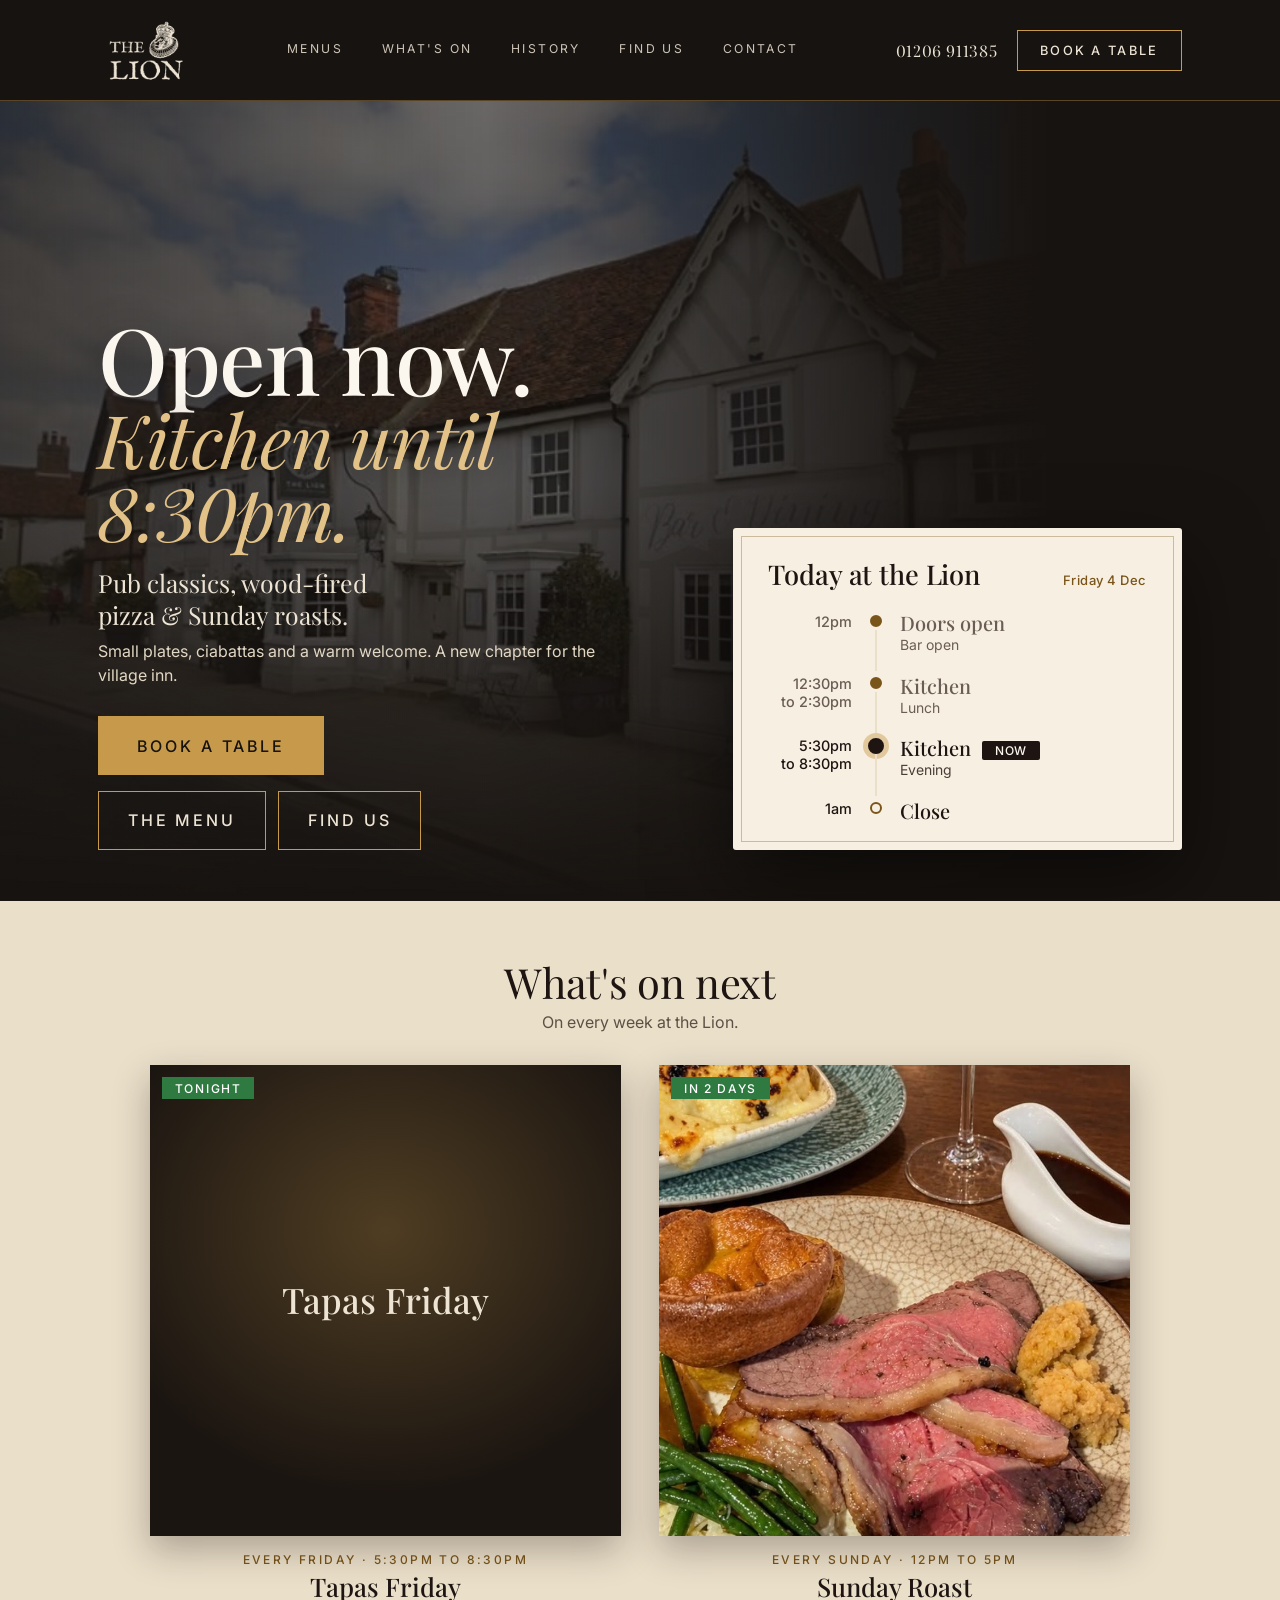
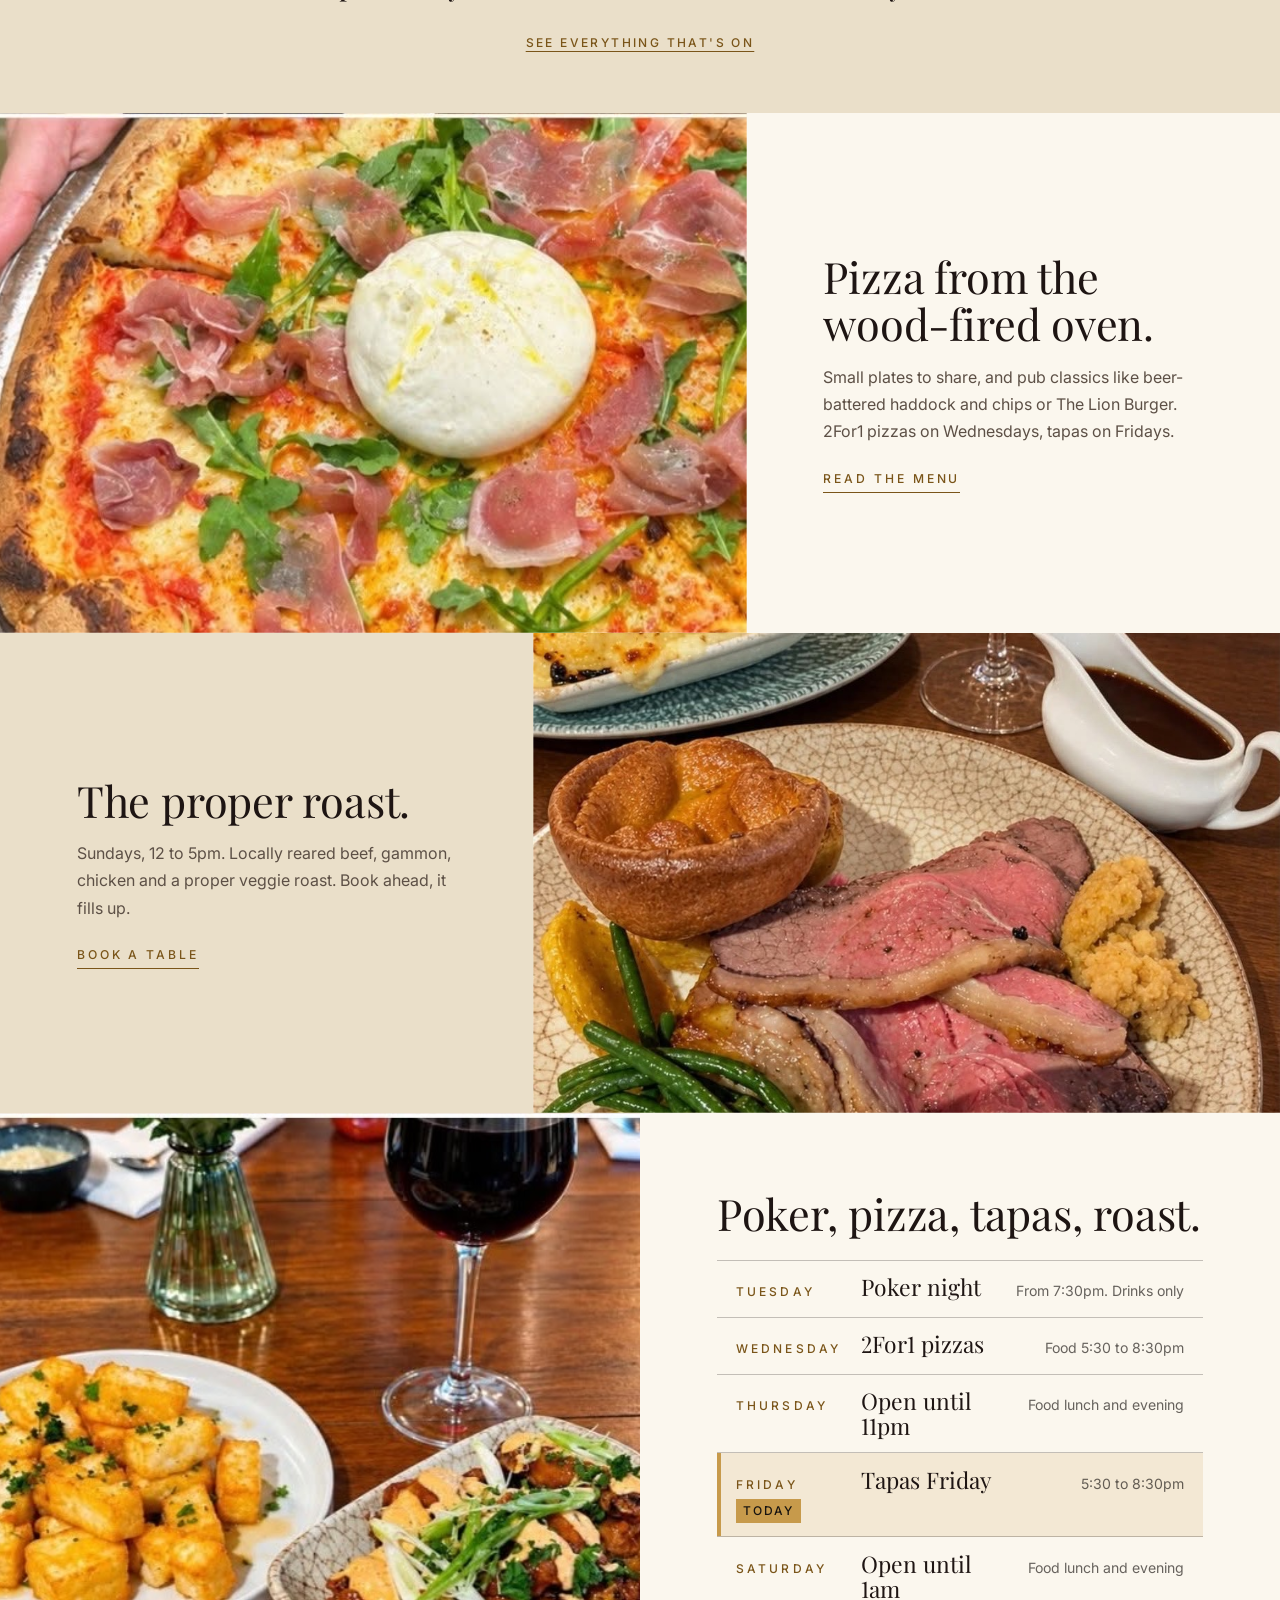
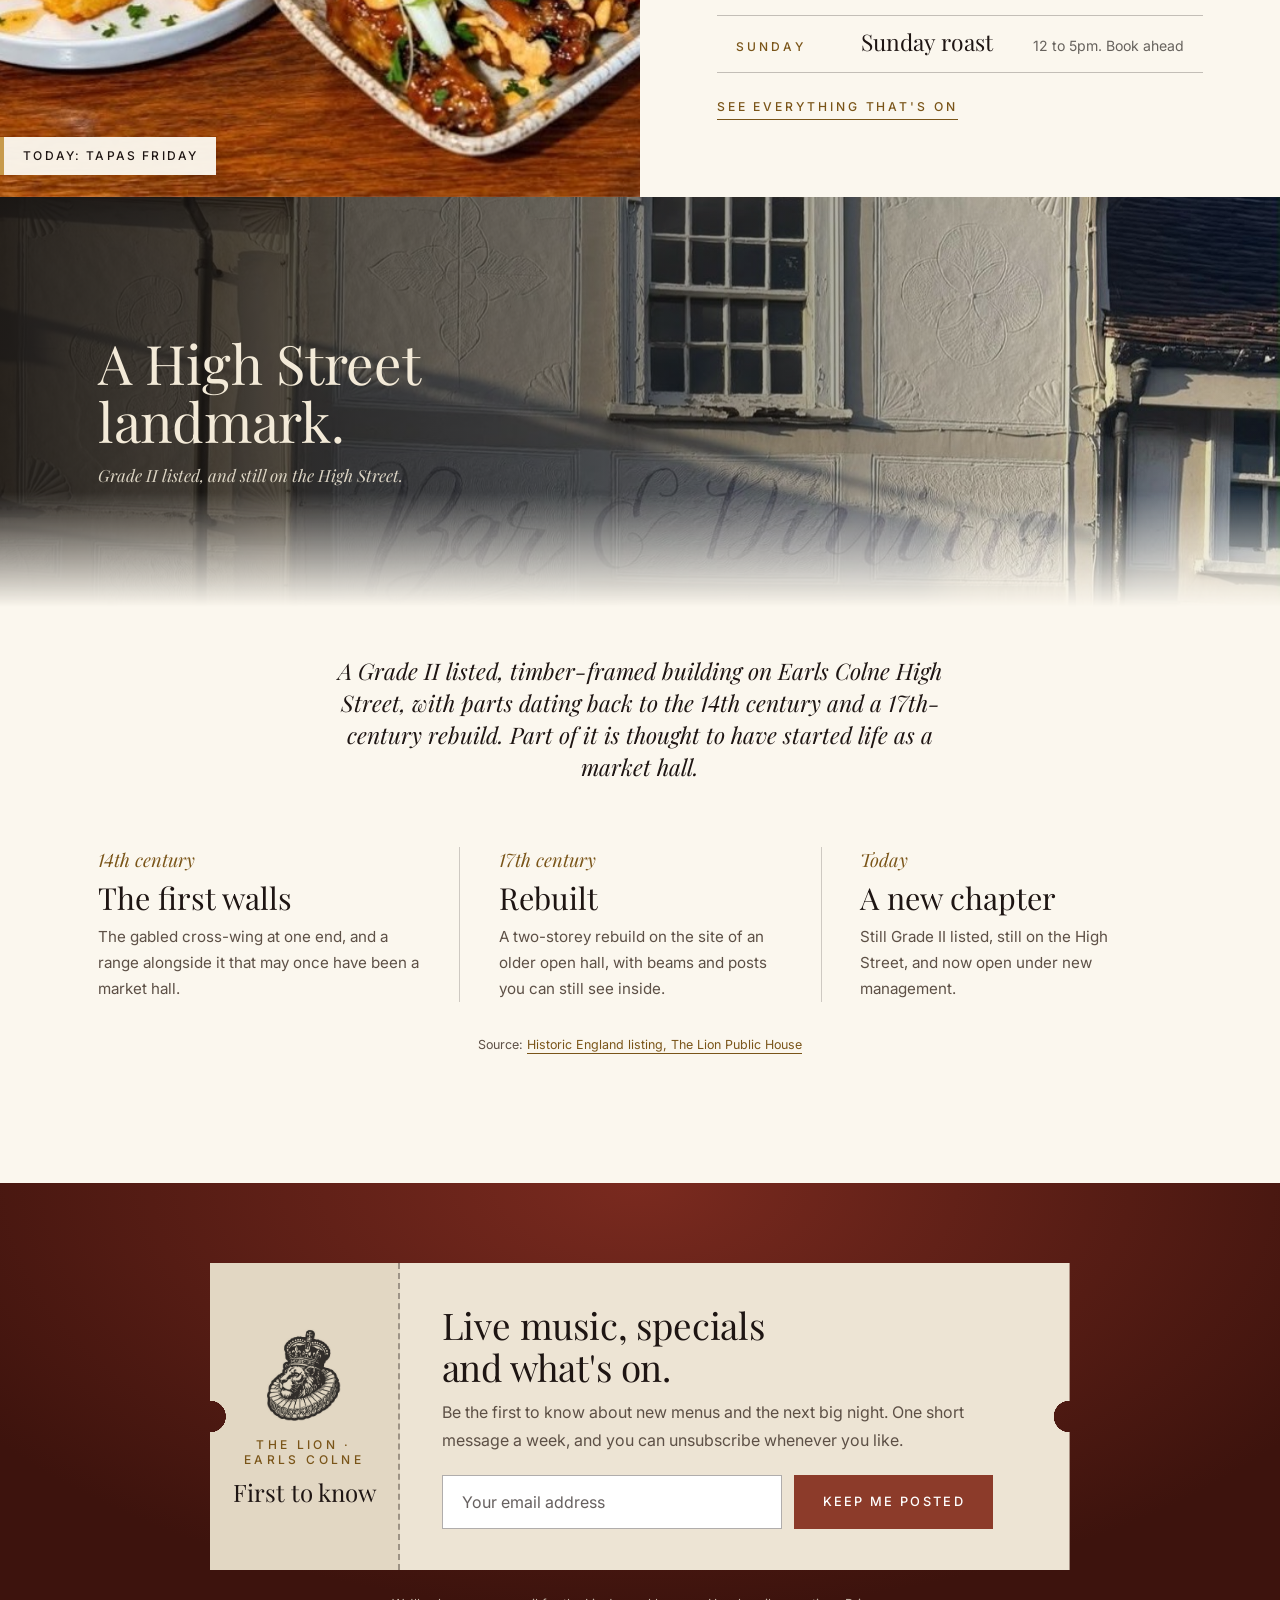
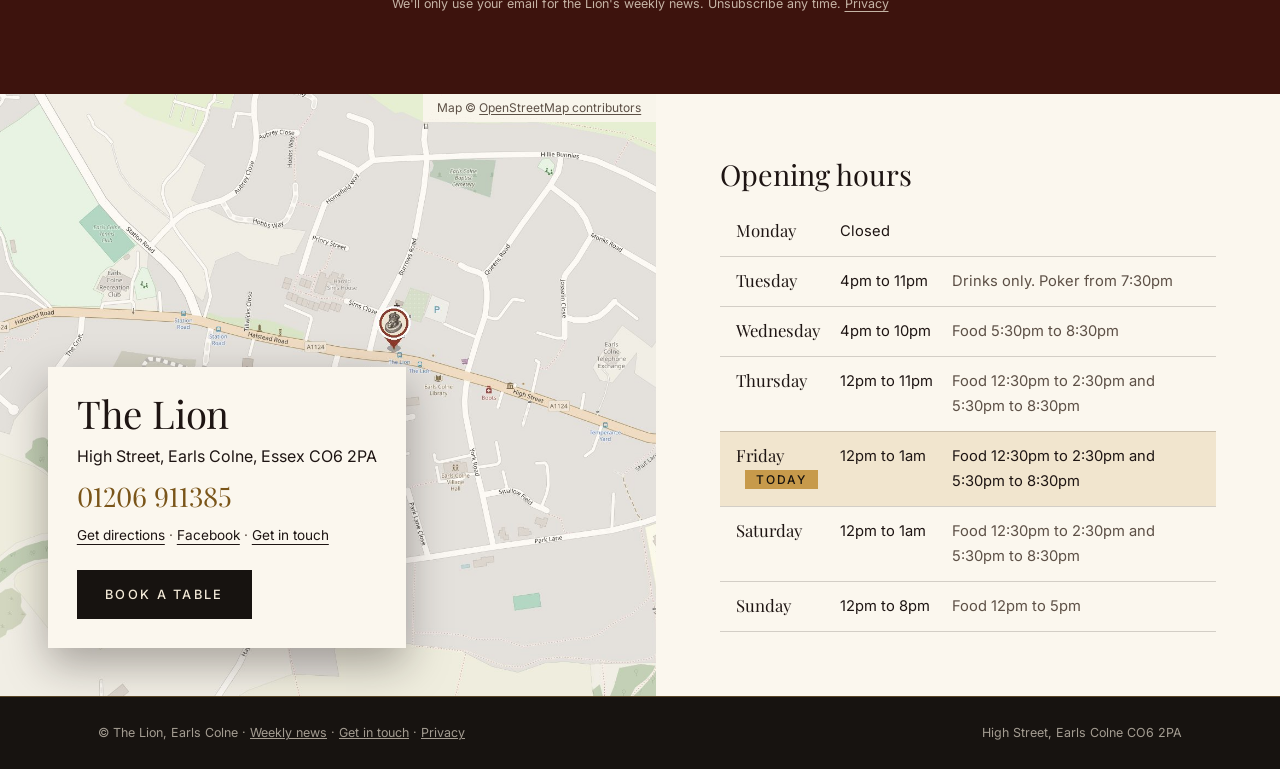
<file: index.html>
<!DOCTYPE html>
<html lang="en-GB">
<head>
<meta charset="UTF-8">
<meta name="viewport" content="width=device-width, initial-scale=1">
<title>The Lion, Earls Colne | Pub Classics, Wood-fired Pizza & Sunday Roast</title>
<meta name="robots" content="noindex, nofollow"><!-- MOCK-UP: remove this line when the site goes live -->
<meta name="description" content="The Lion, High Street, Earls Colne. Pub classics, wood-fired pizza, small plates, Sunday roasts and live music, under new management.">
<link rel="icon" href="favicon.ico" sizes="48x48">
<link rel="icon" type="image/png" href="images/favicon-32.png" sizes="32x32">
<link rel="apple-touch-icon" href="images/apple-touch-icon.png">
<!-- Share card. The og:image URL must be absolute: change https://kevsinfield.github.io/lion-earls-colne-redesign/ to the real domain when the site goes live. -->
<meta property="og:type" content="website">
<meta property="og:site_name" content="The Lion, Earls Colne">
<meta property="og:title" content="The Lion, Earls Colne | Pub Classics, Wood-fired Pizza & Sunday Roast">
<meta property="og:description" content="The Lion, High Street, Earls Colne. Pub classics, wood-fired pizza, small plates, Sunday roasts and live music, under new management.">
<meta property="og:image" content="https://kevsinfield.github.io/lion-earls-colne-redesign/images/og.jpg">
<meta property="og:image:width" content="1200">
<meta property="og:image:height" content="630">
<meta name="twitter:card" content="summary_large_image">
<link rel="preconnect" href="https://fonts.googleapis.com">
<link rel="preconnect" href="https://fonts.gstatic.com" crossorigin>
<link href="https://fonts.googleapis.com/css2?family=Playfair+Display:ital,wght@0,400;0,500;1,400&family=Inter:wght@400;500&display=swap" rel="stylesheet">
<link rel="stylesheet" href="css/style.css?v=20261103093021">
</head>
<body>


<header id="chrome-head" data-active="home"></header>

<main id="top">

  <section class="hero today" aria-labelledby="homeT">
    <div class="hero__bg" role="img" aria-label="The Lion on the High Street, Earls Colne"></div>
    <div class="hero__wash"></div>
    <div class="wrap today__in">
      <div class="today__say">
        <p class="status say" id="status" aria-live="polite"><span class="dot" aria-hidden="true"></span><span class="say__t"><span id="sayLead">Welcome to the Lion.</span> <em id="sayEm"></em></span></p>
        <h1 id="homeT">Pub classics, wood-fired pizza <span class="nb">&amp; Sunday roasts.</span></h1>
        <p class="hero__sub" id="saySub">Small plates, ciabattas and a warm welcome. A new chapter for the village inn.</p>
        <div class="today__act">
          <a class="btn btn--gold" data-book href="#">Book a table</a>
          <span class="today__alt"><button class="btn btn--line" data-menu type="button">The menu</button><a class="btn btn--line" href="#find">Find us</a></span>
        </div>
      </div>
      <aside class="sheet" aria-labelledby="sheetT">
        <h2 id="sheetT">Today at the Lion <span id="sheetDate"></span></h2>
        <ol class="rail" id="rail"></ol>
        <p class="rail__note" id="railNote" hidden></p>
        <a class="sheet__next" id="sheetNext" href="#soon" hidden></a>
      </aside>
    </div>
  </section>

  <section class="soon" id="soon" aria-labelledby="soonT" hidden>
    <div class="wrap">
      <h2 id="soonT">What's on next</h2>
      <p class="soon__sub" id="soonSub"></p>
      <div class="soon__grid" id="soonGrid"></div>
      <a class="soon__all" href="whats-on.html">See everything that's on</a>
    </div>
  </section>

  <section class="bands" id="eat" aria-label="Food, drink and what's on">
    <article class="band">
      <div class="ph ph--img" style="background-image:url(images/pizza.jpg);background-position:center 55%" role="img" aria-label="A wood-fired pizza topped with burrata, Parma ham and rocket"></div>
      <div class="band__txt">
        <h2>Pizza from the wood-fired oven.</h2>
        <p>Small plates to share, and pub classics like beer-battered haddock and chips or The Lion Burger. 2For1 pizzas on Wednesdays, tapas on Fridays.</p>
        <button class="link link--dark" data-menu type="button">Read the menu</button>
      </div>
    </article>
    <article class="band">
      <div class="ph ph--img" style="background-image:url(images/roast.jpg);background-position:center 65%" role="img" aria-label="Sunday roast beef with a Yorkshire pudding, gravy and a glass of red wine"></div>
      <div class="band__txt">
        <h2>The proper roast.</h2>
        <p>Sundays, 12 to 5pm. Locally reared beef, gammon, chicken and a proper veggie roast. Book ahead, it fills up.</p>
        <a class="link link--dark" data-book href="#">Book a table</a>
      </div>
    </article>
    <article class="band" id="whats-on">
      <div class="ph ph--img" id="weekPhoto" style="background-image:url(images/poker-night.jpg);background-position:center 40%" role="img" aria-label="Poker night at the Lion, players around an orange poker table under the old beams"></div>
      <div class="band__txt">
        <h2>Poker, pizza, tapas, roast.</h2>
        <ol class="week__list" id="weekList"></ol>
        <a class="link link--dark" href="whats-on.html">See everything that's on</a>
        <p class="todo">TODO: Craig to confirm the weekly rhythm.</p>
      </div>
    </article>
  </section>

  <section class="history history--photo" id="history">
    <div class="strip">
      <div class="strip__bg" aria-hidden="true"></div>
      <div class="wrap strip__in">
        <h2>A High Street landmark.</h2>
        <p class="strip__tag">Grade II listed, and still on the High Street.</p>
      </div>
    </div>
    <div class="wrap">
      <p class="history__lead">A Grade II listed, timber-framed building on Earls Colne High Street, with parts dating back to the 14th century and a 17th-century rebuild. Part of it is thought to have started life as a market hall.</p>
      <ul class="trio">
        <li><span class="num">14th century</span><h3>The first walls</h3><p>The gabled cross-wing at one end, and a range alongside it that may once have been a market hall.</p></li>
        <li><span class="num">17th century</span><h3>Rebuilt</h3><p>A two-storey rebuild on the site of an older open hall, with beams and posts you can still see inside.</p></li>
        <li><span class="num">Today</span><h3>A new chapter</h3><p>Still Grade II listed, still on the High Street, and now open under new management.</p></li>
      </ul>
      <p class="history__src">Source: <a href="https://britishlistedbuildings.co.uk/101306203-the-lion-public-house-earls-colne" rel="noopener">Historic England listing, The Lion Public House</a></p>
      <p class="todo">TODO: Craig to check. The old site's "1678" date couldn't be confirmed, so it's left out.</p>
    </div>
  </section>

  <section class="join" id="join">
    <div class="wrap">
      <div class="ticket">
        <div class="ticket__stub">
          <img src="images/lion-emblem.jpg" alt="The Lion crest: a crowned lion in a ruff" width="430" height="520">
          <b>The Lion &middot; Earls Colne</b>
          <span>First to know</span>
        </div>
        <div class="ticket__main">
          <h2>Live music, specials<br>and what's on.</h2>
          <p>Be the first to know about new menus and the next big night. One short message a week, and you can unsubscribe whenever you like.</p>
          <form class="join__form js-join">
            <label class="sr-only" for="joinEmail">Email address</label>
            <input id="joinEmail" type="email" placeholder="Your email address" required>
            <button class="btn btn--gold" type="submit">Keep me posted</button>
            <p class="join__ok ok" hidden>Cheers. (Mock-up only, nothing has been saved.)</p>
          </form>
        </div>
      </div>
      <p class="join__fine">We'll only use your email for the Lion's weekly news. Unsubscribe any time. <a href="privacy.html">Privacy</a></p>
    </div>
  </section>

  <section class="find" id="find">
    <div class="find__map">
      <a class="find__mapimg" id="mapOpen" href="#" rel="noopener" aria-label="Open the Lion's location in Google Maps">
        <img src="images/map.jpg" alt="A map of Earls Colne with a pin on the Lion, on the High Street" width="1400" height="1100" loading="lazy">
      </a>
      <p class="find__credit">Map &copy; <a href="https://www.openstreetmap.org/copyright" rel="noopener">OpenStreetMap contributors</a></p>
      <div class="find__card">
        <h2>The Lion</h2>
        <address id="addr"></address>
        <p><a class="phone" id="phone" href="#"></a></p>
        <p class="find__links"><a id="mapLink" href="#" rel="noopener">Get directions</a> <span aria-hidden="true">&middot;</span> <a id="fb" href="#" rel="noopener">Facebook</a> <span aria-hidden="true">&middot;</span> <a href="contact.html">Get in touch</a></p>
        <a class="btn btn--gold" data-book href="#">Book a table</a>
      </div>
    </div>
    <div class="find__hours">
      <h3 class="find__h">Opening hours</h3>
      <table class="hours" id="hours"></table>
      <p class="todo">TODO: confirm these are the standing hours.</p>
    </div>
  </section>
</main>

<footer class="foot">
  <div class="wrap foot__in">
    <span>&copy; The Lion, Earls Colne &middot; <a href="#join">Weekly news</a> &middot; <a href="contact.html">Get in touch</a> &middot; <a href="privacy.html">Privacy</a></span>
    <span>High Street, Earls Colne CO6 2PA</span>
  </div>
</footer>

<div class="sticky" role="region" aria-label="Quick actions">
  <a class="btn btn--gold" data-book href="#">Book a table</a>
  <a class="btn btn--line" id="stickyCall" href="#find">Call us</a>
</div>

<div class="panel" id="panel" role="dialog" aria-modal="true" aria-labelledby="panelT" hidden>
  <div class="panel__box">
    <button class="panel__x" type="button" aria-label="Close menu">&times;</button>
    <header class="mast">
      <p class="mast__the" aria-hidden="true">The</p>
      <h2 class="mast__lion" id="panelT" aria-label="The Lion, Earls Colne">Lion</h2>
      <div class="mast__rule" aria-hidden="true"><span>&#9670;</span></div>
      <p class="mast__box" aria-hidden="true">Earls Colne</p>
    </header>
    <div id="menuBody"></div>
    <a class="btn btn--gold" data-book href="#">Book a table</a>
  </div>
</div>

<script src="js/data.js?v=20261103093021"></script>
<script src="js/bar.js?v=20261103093021"></script>
<script src="js/fx.js?v=20261103093021"></script>
<script src="js/main.js?v=20261103093021"></script>
</body>
</html>
</file>
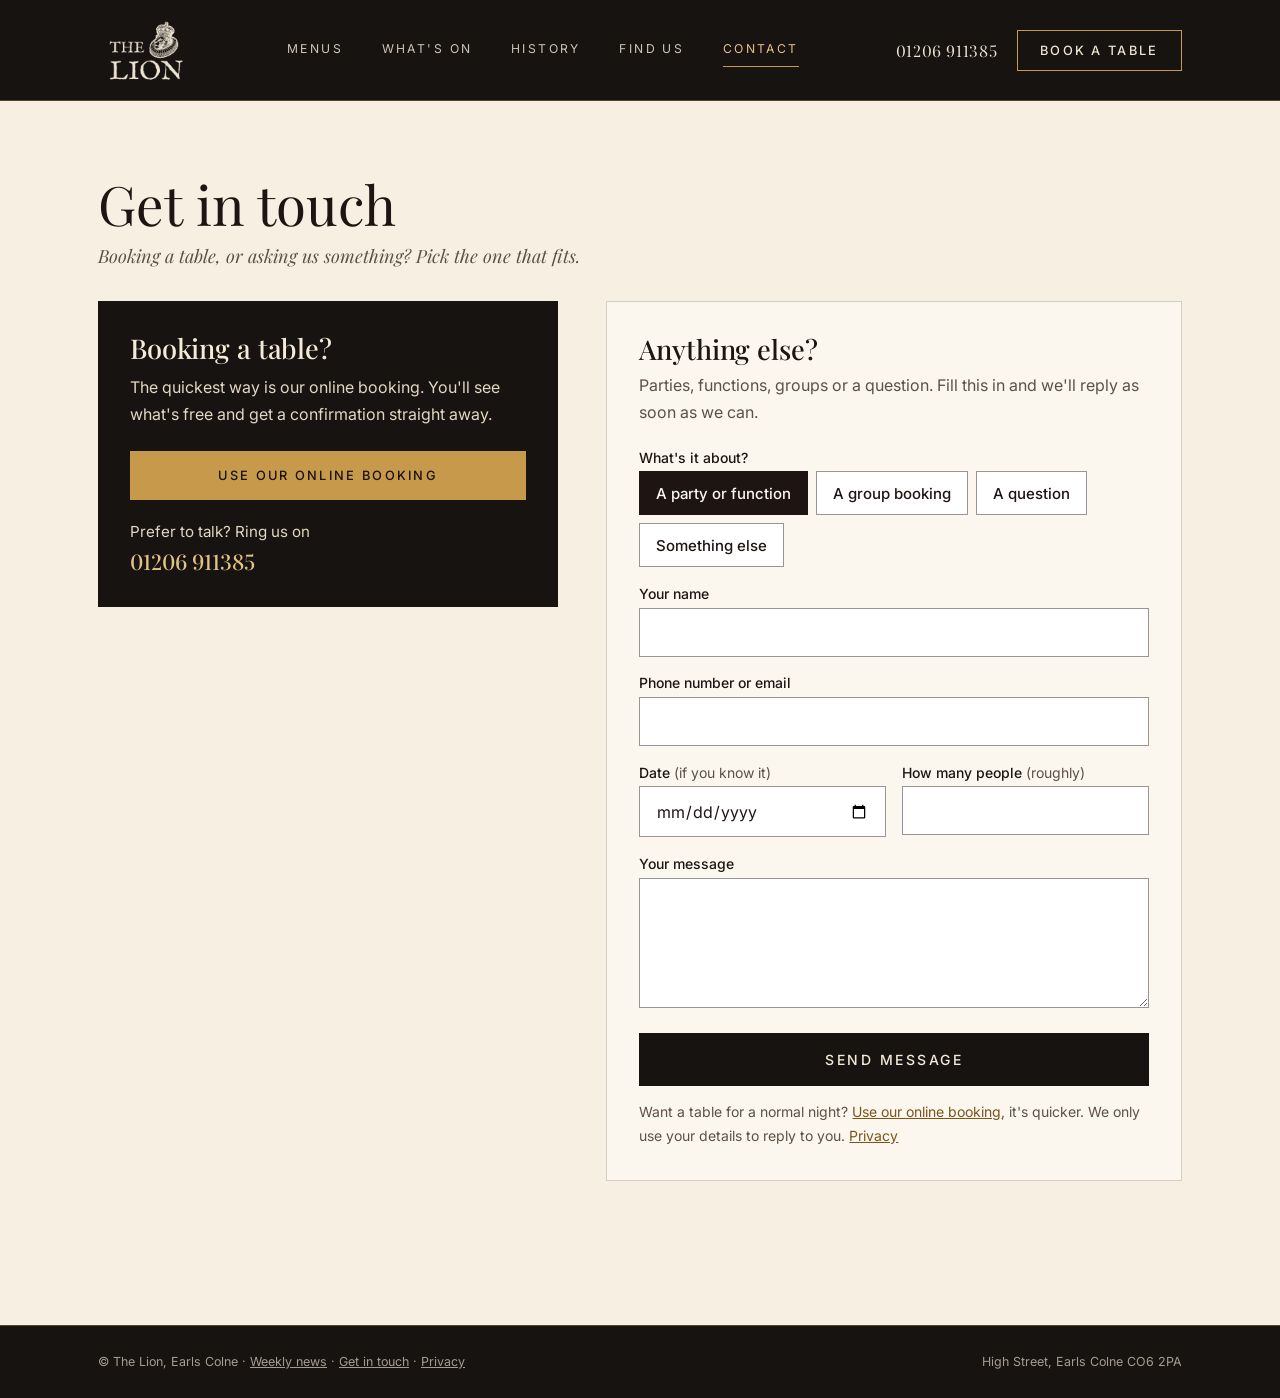
<file: contact.html>
<!DOCTYPE html>
<html lang="en-GB">
<head>
<meta charset="UTF-8">
<meta name="viewport" content="width=device-width, initial-scale=1">
<meta name="robots" content="noindex, nofollow"><!-- MOCK-UP: remove when the site goes live -->
<title>Get in touch | The Lion, Earls Colne</title>
<meta name="description" content="Get in touch with the Lion, Earls Colne: book a table, or ask about parties, functions and groups.">
<link rel="icon" href="favicon.ico" sizes="48x48">
<link rel="icon" type="image/png" href="images/favicon-32.png" sizes="32x32">
<link rel="apple-touch-icon" href="images/apple-touch-icon.png">
<!-- Share card. The og:image URL must be absolute: change https://kevsinfield.github.io/lion-earls-colne-redesign/ to the real domain when the site goes live. -->
<meta property="og:type" content="website">
<meta property="og:site_name" content="The Lion, Earls Colne">
<meta property="og:title" content="Get in touch | The Lion, Earls Colne">
<meta property="og:description" content="Get in touch with the Lion, Earls Colne: book a table, or ask about parties, functions and groups.">
<meta property="og:image" content="https://kevsinfield.github.io/lion-earls-colne-redesign/images/og.jpg">
<meta property="og:image:width" content="1200">
<meta property="og:image:height" content="630">
<meta name="twitter:card" content="summary_large_image">
<link rel="preconnect" href="https://fonts.googleapis.com">
<link rel="preconnect" href="https://fonts.gstatic.com" crossorigin>
<link href="https://fonts.googleapis.com/css2?family=Playfair+Display:ital,wght@0,400;0,500;1,400&family=Inter:wght@400;500&display=swap" rel="stylesheet">
<link rel="stylesheet" href="css/style.css?v=20261103093021">
<link rel="stylesheet" href="css/pages.css?v=20261103093021">
</head>
<body data-page="contact">
<header id="chrome-head" data-active="contact"></header>
<main class="page">
  <div class="wrap">
    <h1 class="title">Get in touch</h1>
    <p class="lede">Booking a table, or asking us something? Pick the one that fits.</p>
    <div class="ct">
      <section class="ct__book" aria-labelledby="bkT">
        <h2 id="bkT">Booking a table?</h2>
        <p>The quickest way is our online booking. You'll see what's free and get a confirmation straight away.</p>
        <a class="btn btn--gold" data-book href="#">Use our online booking</a>
        <p class="ct__tel">Prefer to talk? Ring us on <b id="ctPhone">01206&nbsp;911385</b></p>
      </section>
      <form class="ct__form" id="ctForm" novalidate aria-labelledby="enqT">
        <h2 id="enqT">Anything else?</h2>
        <p class="ct__intro">Parties, functions, groups or a question. Fill this in and we'll reply as soon as we can.</p>
        <fieldset class="f chips"><legend>What's it about?</legend>
          <label><input type="radio" name="topic" value="A party or function" checked><span>A party or function</span></label>
          <label><input type="radio" name="topic" value="A group booking"><span>A group booking</span></label>
          <label><input type="radio" name="topic" value="A question"><span>A question</span></label>
          <label><input type="radio" name="topic" value="Something else"><span>Something else</span></label>
        </fieldset>
        <div class="f"><label for="ctName">Your name</label><input id="ctName" name="name" type="text" autocomplete="name" required><p class="f__err" id="ctNameE" hidden>Please tell us your name.</p></div>
        <div class="f"><label for="ctContact">Phone number or email</label><input id="ctContact" name="contact" type="text" autocomplete="email" required><p class="f__err" id="ctContactE" hidden>Please give us a phone number or email so we can reply.</p></div>
        <div class="row2">
          <div class="f"><label for="ctDate">Date <span class="opt">(if you know it)</span></label><input id="ctDate" name="date" type="date"></div>
          <div class="f"><label for="ctPeople">How many people <span class="opt">(roughly)</span></label><input id="ctPeople" name="people" type="number" min="1" inputmode="numeric"></div>
        </div>
        <div class="f"><label for="ctMsg">Your message</label><textarea id="ctMsg" name="message" required></textarea><p class="f__err" id="ctMsgE" hidden>Please write us a short message.</p></div>
        <input type="checkbox" name="botcheck" id="ctBot" tabindex="-1" autocomplete="off" style="position:absolute;left:-9999px" aria-hidden="true">
        <button class="send" type="submit" id="ctSend">Send message</button>
        <p class="f__status" id="ctStatus" role="status" aria-live="polite" hidden></p>
        <p class="fine">Want a table for a normal night? <a data-book href="#">Use our online booking</a>, it's quicker. We only use your details to reply to you. <a href="privacy.html">Privacy</a></p>
      </form>
    </div>
  </div>
</main>
<footer class="foot">
  <div class="wrap foot__in">
    <span>&copy; The Lion, Earls Colne &middot; <a href="index.html#join">Weekly news</a> &middot; <a href="contact.html">Get in touch</a> &middot; <a href="privacy.html">Privacy</a></span>
    <span>High Street, Earls Colne CO6 2PA</span>
  </div>
</footer>
<script src="js/data.js?v=20261103093021"></script>
<script src="js/bar.js?v=20261103093021"></script>
<script src="js/fx.js?v=20261103093021"></script>
<script src="js/contact.js?v=20261103093021"></script>
</body>
</html>
</file>
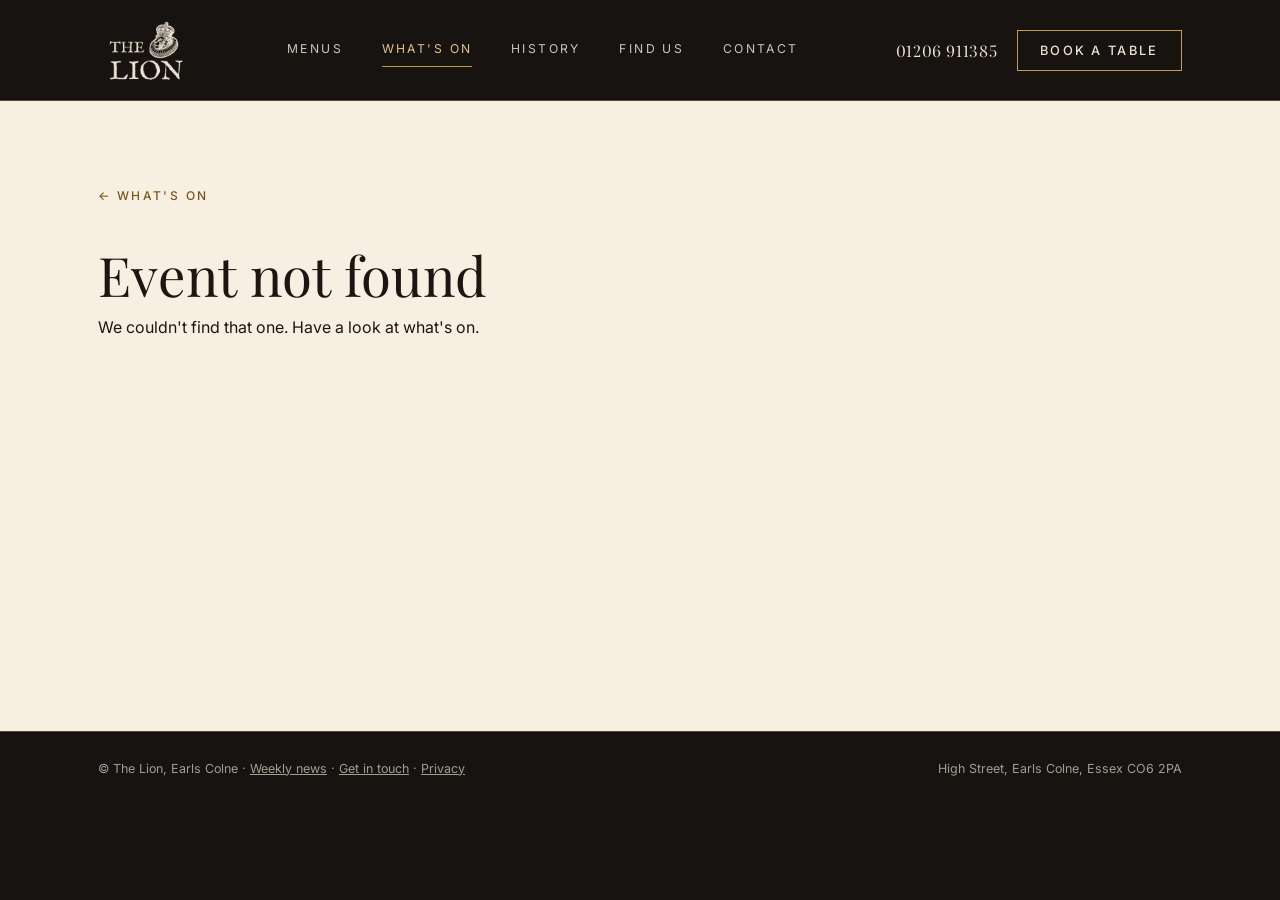
<file: event.html>
<!DOCTYPE html>
<html lang="en-GB">
<head>
<meta charset="UTF-8">
<meta name="viewport" content="width=device-width, initial-scale=1">
<meta name="robots" content="noindex, nofollow"><!-- MOCK-UP: remove when the site goes live -->
<title>Event | The Lion, Earls Colne</title>
<meta name="description" content="An event at the Lion, Earls Colne.">
<link rel="icon" href="favicon.ico" sizes="48x48">
<link rel="icon" type="image/png" href="images/favicon-32.png" sizes="32x32">
<link rel="apple-touch-icon" href="images/apple-touch-icon.png">
<!-- Share card. The og:image URL must be absolute: change https://kevsinfield.github.io/lion-earls-colne-redesign/ to the real domain when the site goes live. -->
<meta property="og:type" content="website">
<meta property="og:site_name" content="The Lion, Earls Colne">
<meta property="og:title" content="Event | The Lion, Earls Colne">
<meta property="og:description" content="An event at the Lion, Earls Colne.">
<meta property="og:image" content="https://kevsinfield.github.io/lion-earls-colne-redesign/images/og.jpg">
<meta property="og:image:width" content="1200">
<meta property="og:image:height" content="630">
<meta name="twitter:card" content="summary_large_image">
<link rel="preconnect" href="https://fonts.googleapis.com">
<link rel="preconnect" href="https://fonts.gstatic.com" crossorigin>
<link href="https://fonts.googleapis.com/css2?family=Playfair+Display:ital,wght@0,400;0,500;1,400&family=Inter:wght@400;500&display=swap" rel="stylesheet">
<link rel="stylesheet" href="css/style.css?v=20261103093021">
<link rel="stylesheet" href="css/pages.css?v=20261103093021">
</head>
<body data-page="event">
<header id="chrome-head" data-active="events"></header>
<main class="page">
  <div class="wrap event">
    <a class="backlink" href="whats-on.html">&larr; What's on</a>
    <div id="event"></div>
  </div>
</main>
<footer id="chrome-foot"></footer>
<script src="js/data.js?v=20261103093021"></script>
<script src="js/bar.js?v=20261103093021"></script>
<script src="js/fx.js?v=20261103093021"></script>
<script src="js/pages.js?v=20261103093021"></script>
</body>
</html>
</file>
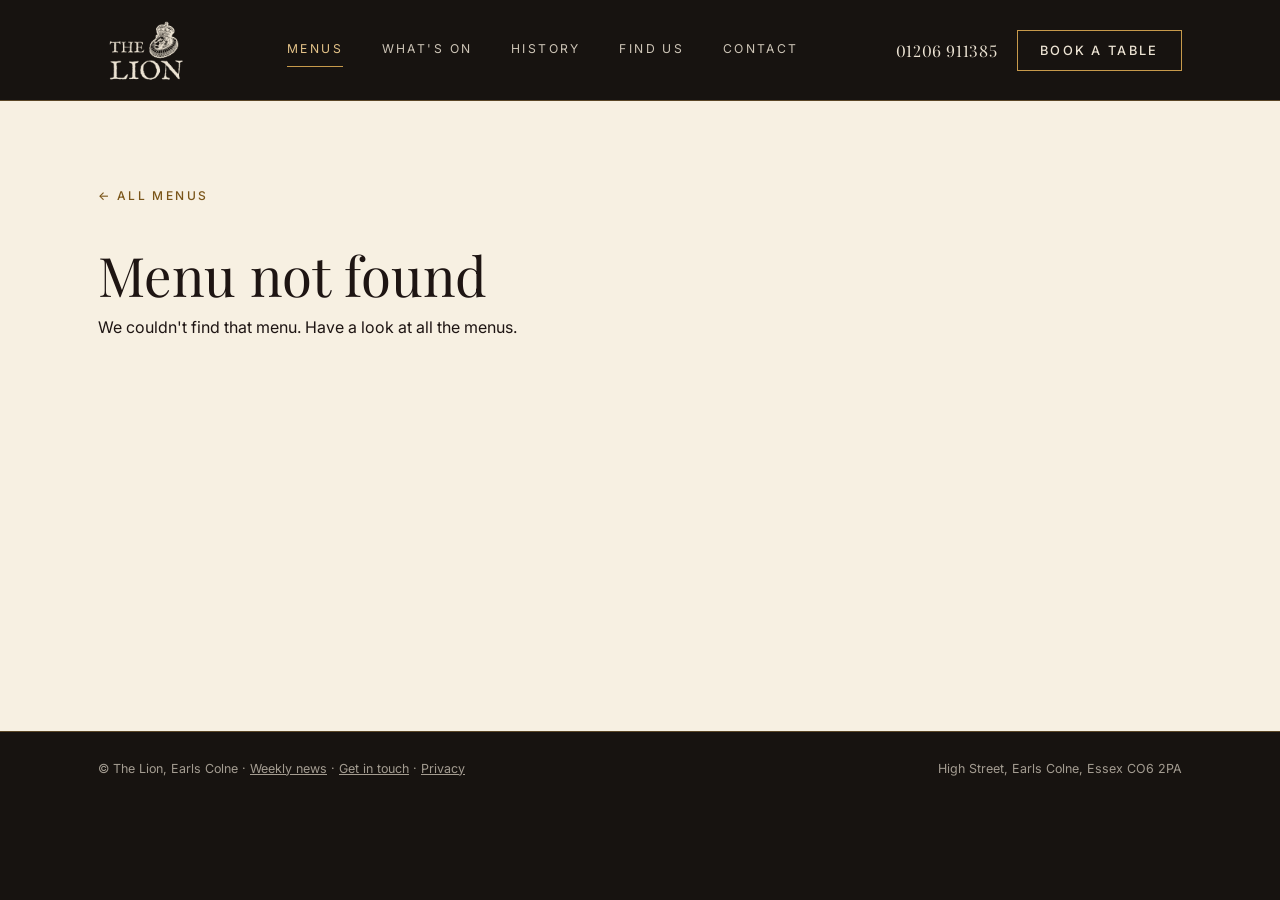
<file: menu.html>
<!DOCTYPE html>
<html lang="en-GB">
<head>
<meta charset="UTF-8">
<meta name="viewport" content="width=device-width, initial-scale=1">
<meta name="robots" content="noindex, nofollow"><!-- MOCK-UP: remove when the site goes live -->
<title>Menu | The Lion, Earls Colne</title>
<meta name="description" content="A menu at the Lion, Earls Colne.">
<link rel="icon" href="favicon.ico" sizes="48x48">
<link rel="icon" type="image/png" href="images/favicon-32.png" sizes="32x32">
<link rel="apple-touch-icon" href="images/apple-touch-icon.png">
<!-- Share card. The og:image URL must be absolute: change https://kevsinfield.github.io/lion-earls-colne-redesign/ to the real domain when the site goes live. -->
<meta property="og:type" content="website">
<meta property="og:site_name" content="The Lion, Earls Colne">
<meta property="og:title" content="Menu | The Lion, Earls Colne">
<meta property="og:description" content="A menu at the Lion, Earls Colne.">
<meta property="og:image" content="https://kevsinfield.github.io/lion-earls-colne-redesign/images/og.jpg">
<meta property="og:image:width" content="1200">
<meta property="og:image:height" content="630">
<meta name="twitter:card" content="summary_large_image">
<link rel="preconnect" href="https://fonts.googleapis.com">
<link rel="preconnect" href="https://fonts.gstatic.com" crossorigin>
<link href="https://fonts.googleapis.com/css2?family=Playfair+Display:ital,wght@0,400;0,500;1,400&family=Inter:wght@400;500&display=swap" rel="stylesheet">
<link rel="stylesheet" href="css/style.css?v=20261103093021">
<link rel="stylesheet" href="css/pages.css?v=20261103093021">
</head>
<body data-page="menu">
<header id="chrome-head" data-active="menus"></header>
<main class="page">
  <div class="wrap">
    <a class="backlink" href="menus.html">&larr; All menus</a>
    <div id="menu"></div>
  </div>
</main>
<footer id="chrome-foot"></footer>
<script src="js/data.js?v=20261103093021"></script>
<script src="js/bar.js?v=20261103093021"></script>
<script src="js/fx.js?v=20261103093021"></script>
<script src="js/pages.js?v=20261103093021"></script>
</body>
</html>
</file>
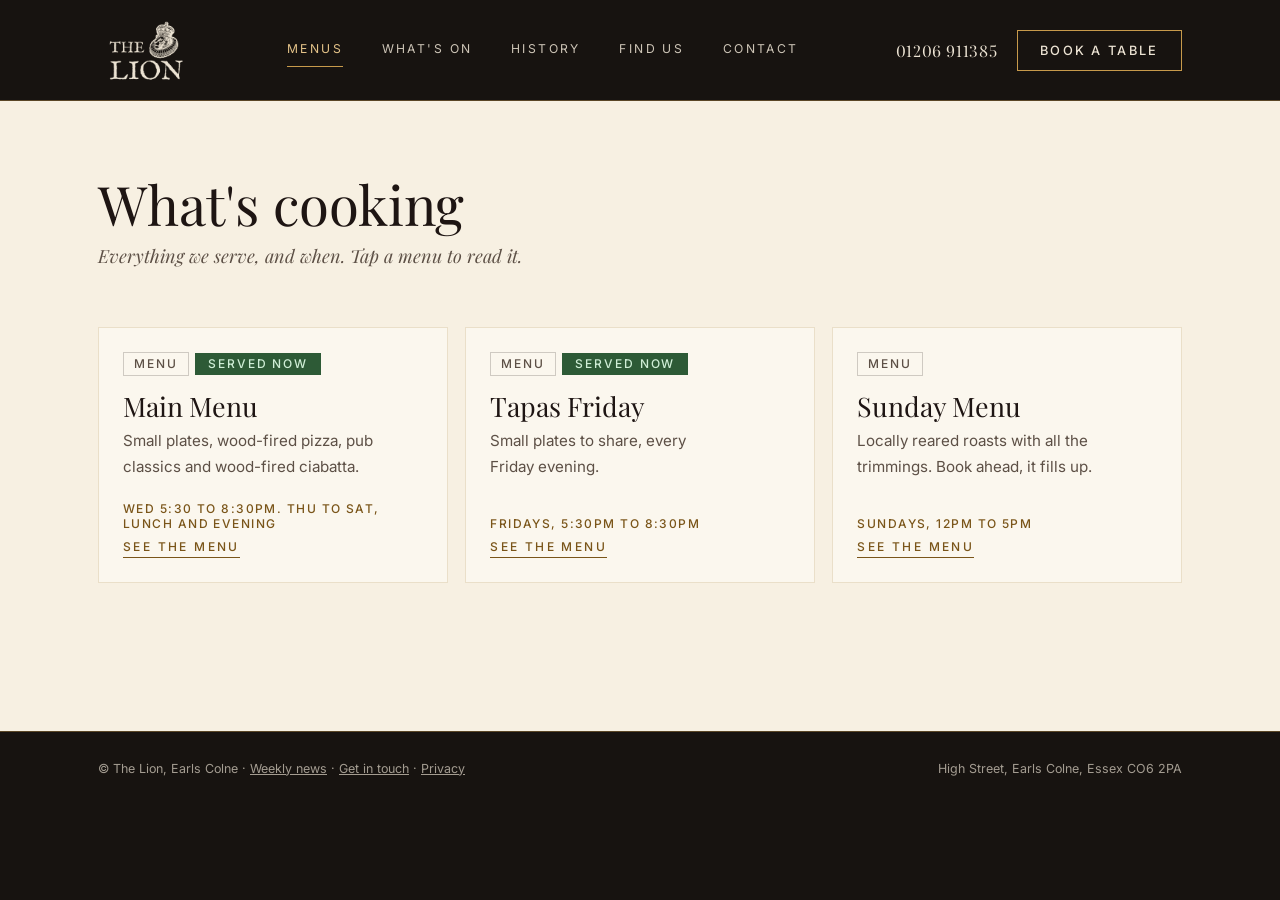
<file: menus.html>
<!DOCTYPE html>
<html lang="en-GB">
<head>
<meta charset="UTF-8">
<meta name="viewport" content="width=device-width, initial-scale=1">
<meta name="robots" content="noindex, nofollow"><!-- MOCK-UP: remove when the site goes live -->
<title>Menus | The Lion, Earls Colne</title>
<meta name="description" content="Every menu at the Lion, Earls Colne, and when it is served.">
<link rel="icon" href="favicon.ico" sizes="48x48">
<link rel="icon" type="image/png" href="images/favicon-32.png" sizes="32x32">
<link rel="apple-touch-icon" href="images/apple-touch-icon.png">
<!-- Share card. The og:image URL must be absolute: change https://kevsinfield.github.io/lion-earls-colne-redesign/ to the real domain when the site goes live. -->
<meta property="og:type" content="website">
<meta property="og:site_name" content="The Lion, Earls Colne">
<meta property="og:title" content="Menus | The Lion, Earls Colne">
<meta property="og:description" content="Every menu at the Lion, Earls Colne, and when it is served.">
<meta property="og:image" content="https://kevsinfield.github.io/lion-earls-colne-redesign/images/og.jpg">
<meta property="og:image:width" content="1200">
<meta property="og:image:height" content="630">
<meta name="twitter:card" content="summary_large_image">
<link rel="preconnect" href="https://fonts.googleapis.com">
<link rel="preconnect" href="https://fonts.gstatic.com" crossorigin>
<link href="https://fonts.googleapis.com/css2?family=Playfair+Display:ital,wght@0,400;0,500;1,400&family=Inter:wght@400;500&display=swap" rel="stylesheet">
<link rel="stylesheet" href="css/style.css?v=20261103093021">
<link rel="stylesheet" href="css/pages.css?v=20261103093021">
</head>
<body data-page="menus">
<header id="chrome-head" data-active="menus"></header>
<main class="page">
  <div class="wrap">
    <h1 class="title">What's cooking</h1>
    <p class="lede">Everything we serve, and when. Tap a menu to read it.</p>
    <div class="chips" id="chips"></div>
    <div class="cards" id="cards"></div>
  </div>
</main>
<footer id="chrome-foot"></footer>
<script src="js/data.js?v=20261103093021"></script>
<script src="js/bar.js?v=20261103093021"></script>
<script src="js/fx.js?v=20261103093021"></script>
<script src="js/pages.js?v=20261103093021"></script>
</body>
</html>
</file>
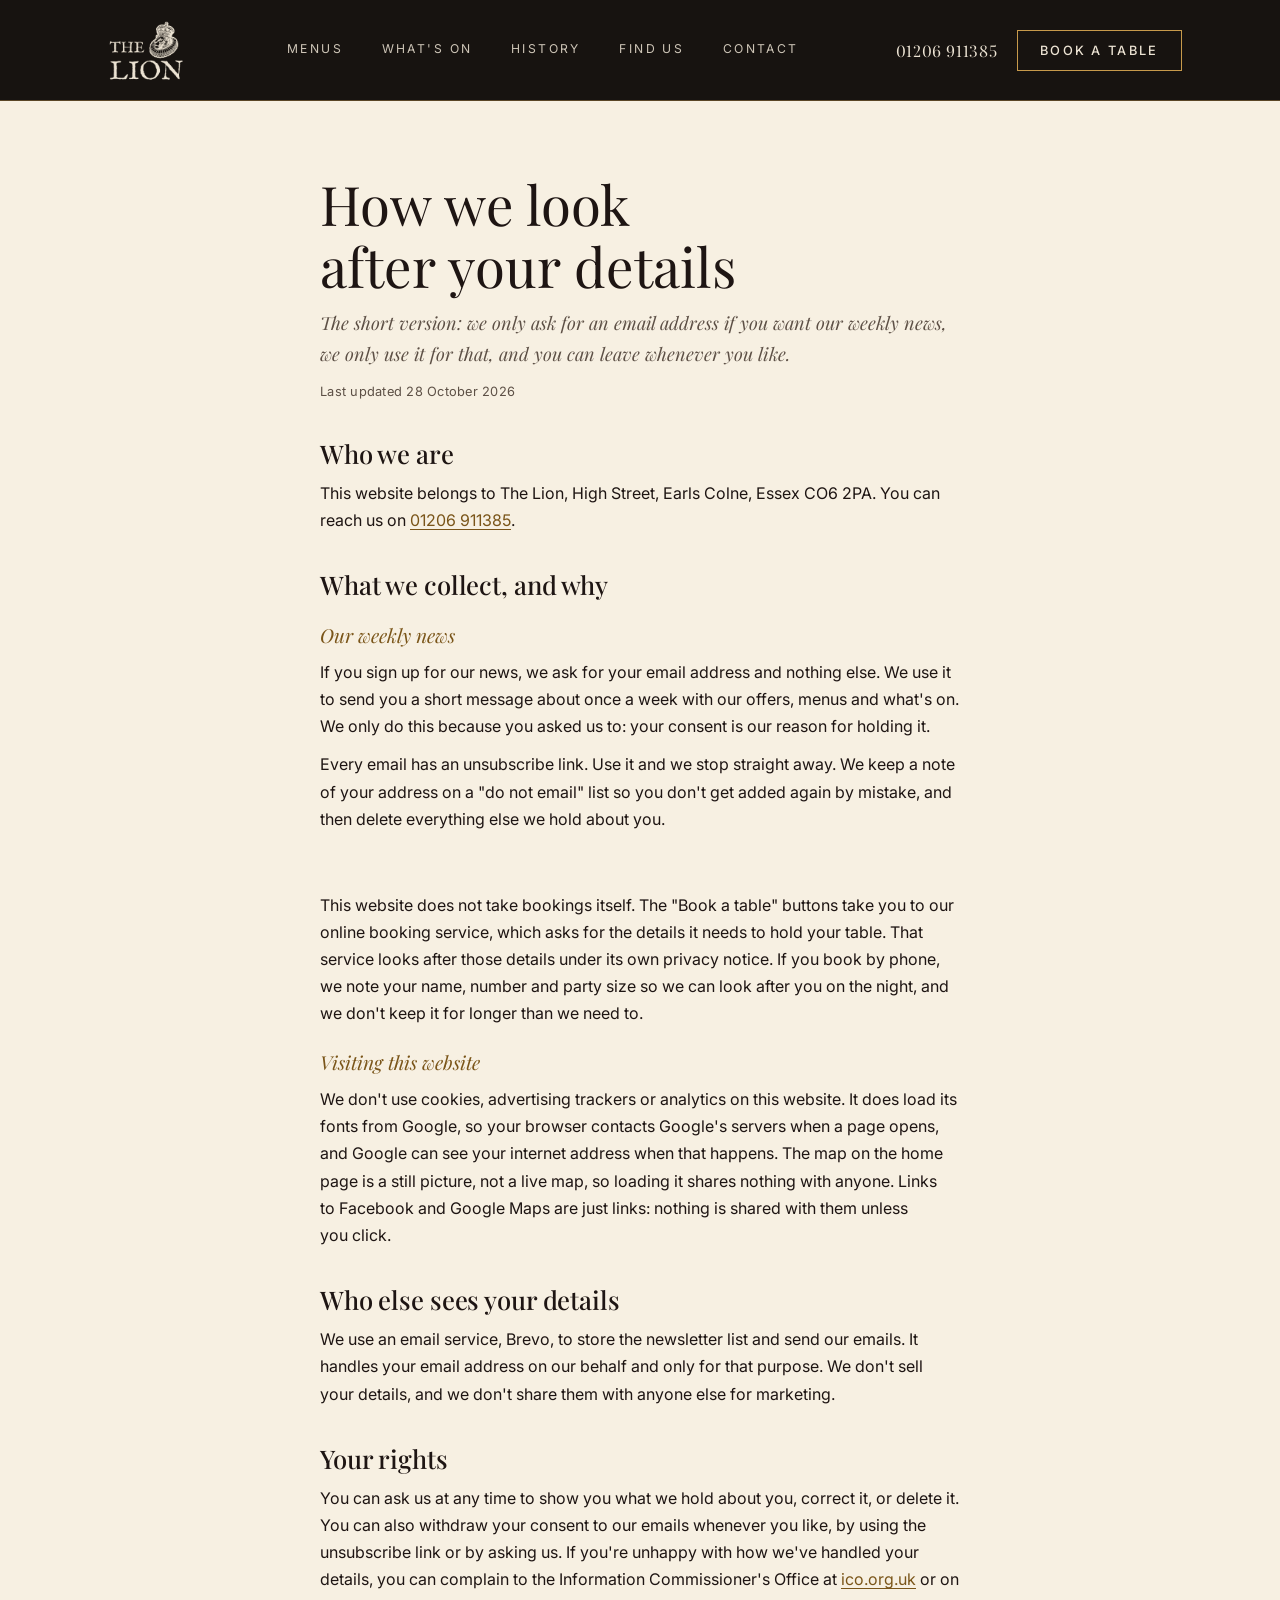
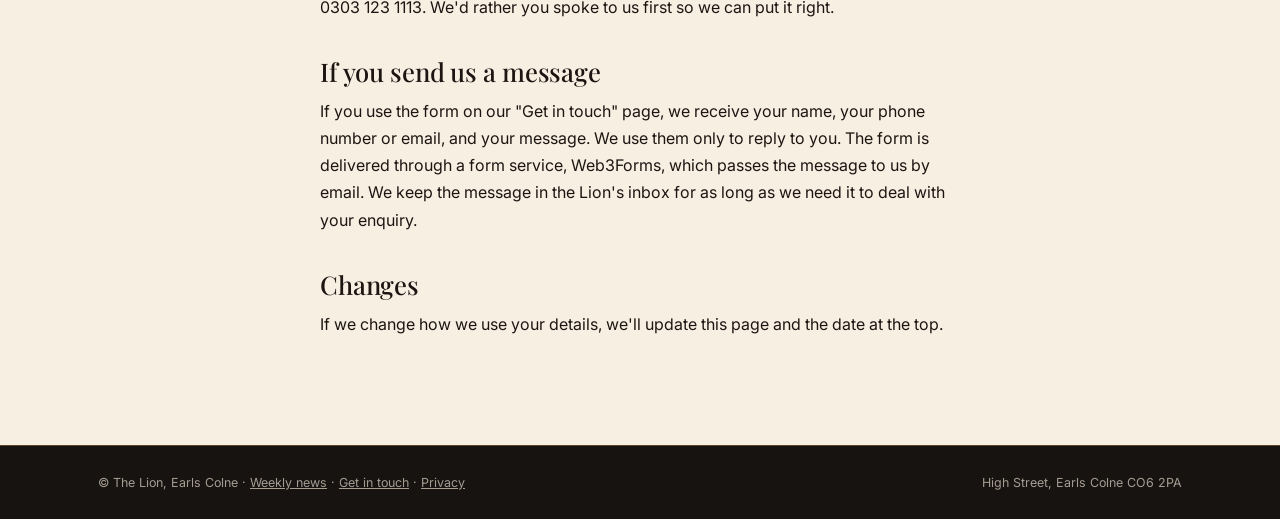
<file: privacy.html>
<!DOCTYPE html>
<html lang="en-GB">
<head>
<meta charset="UTF-8">
<meta name="viewport" content="width=device-width, initial-scale=1">
<meta name="robots" content="noindex, nofollow"><!-- MOCK-UP: remove when the site goes live -->
<title>Privacy | The Lion, Earls Colne</title>
<meta name="description" content="How the Lion, Earls Colne looks after your details.">
<link rel="icon" href="favicon.ico" sizes="48x48">
<link rel="icon" type="image/png" href="images/favicon-32.png" sizes="32x32">
<link rel="apple-touch-icon" href="images/apple-touch-icon.png">
<!-- Share card. The og:image URL must be absolute: change https://kevsinfield.github.io/lion-earls-colne-redesign/ to the real domain when the site goes live. -->
<meta property="og:type" content="website">
<meta property="og:site_name" content="The Lion, Earls Colne">
<meta property="og:title" content="Privacy | The Lion, Earls Colne">
<meta property="og:description" content="How the Lion, Earls Colne looks after your details.">
<meta property="og:image" content="https://kevsinfield.github.io/lion-earls-colne-redesign/images/og.jpg">
<meta property="og:image:width" content="1200">
<meta property="og:image:height" content="630">
<meta name="twitter:card" content="summary_large_image">
<link rel="preconnect" href="https://fonts.googleapis.com">
<link rel="preconnect" href="https://fonts.gstatic.com" crossorigin>
<link href="https://fonts.googleapis.com/css2?family=Playfair+Display:ital,wght@0,400;0,500;1,400&family=Inter:wght@400;500&display=swap" rel="stylesheet">
<link rel="stylesheet" href="css/style.css?v=20261103093021">
<link rel="stylesheet" href="css/pages.css?v=20261103093021">
</head>
<body data-page="privacy">
<header id="chrome-head" data-active="privacy"></header>
<main class="page">
  <div class="wrap legal">
    <h1 class="title">How we look after your details</h1>
    <p class="lede">The short version: we only ask for an email address if you want our weekly news, we only use it for that, and you can leave whenever you like.</p>
    <p class="legal__date">Last updated 28 October 2026</p>

    <h2>Who we are</h2>
    <p>This website belongs to The Lion, High Street, Earls Colne, Essex CO6 2PA. You can reach us on <a href="tel:01206911385">01206 911385</a>.</p>
    <p class="todo">TODO: Craig to confirm the legal name of the business that runs the Lion (the "data controller"), and the email address people should write to about their data.</p>

    <h2>What we collect, and why</h2>
    <h3>Our weekly news</h3>
    <p>If you sign up for our news, we ask for your email address and nothing else. We use it to send you a short message about once a week with our offers, menus and what's on. We only do this because you asked us to: your consent is our reason for holding it.</p>
    <p>Every email has an unsubscribe link. Use it and we stop straight away. We keep a note of your address on a "do not email" list so you don't get added again by mistake, and then delete everything else we hold about you.</p>
    <h3>Booking a table</h3>
    <p>This website does not take bookings itself. The "Book a table" buttons take you to our online booking service, which asks for the details it needs to hold your table. That service looks after those details under its own privacy notice. If you book by phone, we note your name, number and party size so we can look after you on the night, and we don't keep it for longer than we need to.</p>
    <p class="todo">TODO: name our booking provider and link its privacy notice, once the Lion's own booking link is set up. Confirm how long phone bookings are kept.</p>
    <h3>Visiting this website</h3>
    <p>We don't use cookies, advertising trackers or analytics on this website. It does load its fonts from Google, so your browser contacts Google's servers when a page opens, and Google can see your internet address when that happens. The map on the home page is a still picture, not a live map, so loading it shares nothing with anyone. Links to Facebook and Google Maps are just links: nothing is shared with them unless you click.</p>

    <h2>Who else sees your details</h2>
    <p>We use an email service, Brevo, to store the newsletter list and send our emails. It handles your email address on our behalf and only for that purpose. We don't sell your details, and we don't share them with anyone else for marketing.</p>
    <p class="todo">TODO: confirm Brevo is set up before this goes live, and check where it stores data so we can say so here.</p>

    <h2>Your rights</h2>
    <p>You can ask us at any time to show you what we hold about you, correct it, or delete it. You can also withdraw your consent to our emails whenever you like, by using the unsubscribe link or by asking us. If you're unhappy with how we've handled your details, you can complain to the Information Commissioner's Office at <a href="https://ico.org.uk" rel="noopener">ico.org.uk</a> or on 0303 123 1113. We'd rather you spoke to us first so we can put it right.</p>

    <h2>If you send us a message</h2>
    <p>If you use the form on our "Get in touch" page, we receive your name, your phone number or email, and your message. We use them only to reply to you. The form is delivered through a form service, Web3Forms, which passes the message to us by email. We keep the message in the Lion's inbox for as long as we need it to deal with your enquiry.</p>

    <h2>Changes</h2>
    <p>If we change how we use your details, we'll update this page and the date at the top.</p>
  </div>
</main>
<footer class="foot">
  <div class="wrap foot__in">
    <span>&copy; The Lion, Earls Colne &middot; <a href="index.html#join">Weekly news</a> &middot; <a href="contact.html">Get in touch</a> &middot; <a href="privacy.html">Privacy</a></span>
    <span>High Street, Earls Colne CO6 2PA</span>
  </div>
</footer>
<script src="js/data.js?v=20261103093021"></script>
<script src="js/bar.js?v=20261103093021"></script>
<script src="js/fx.js?v=20261103093021"></script>
</body>
</html>
</file>
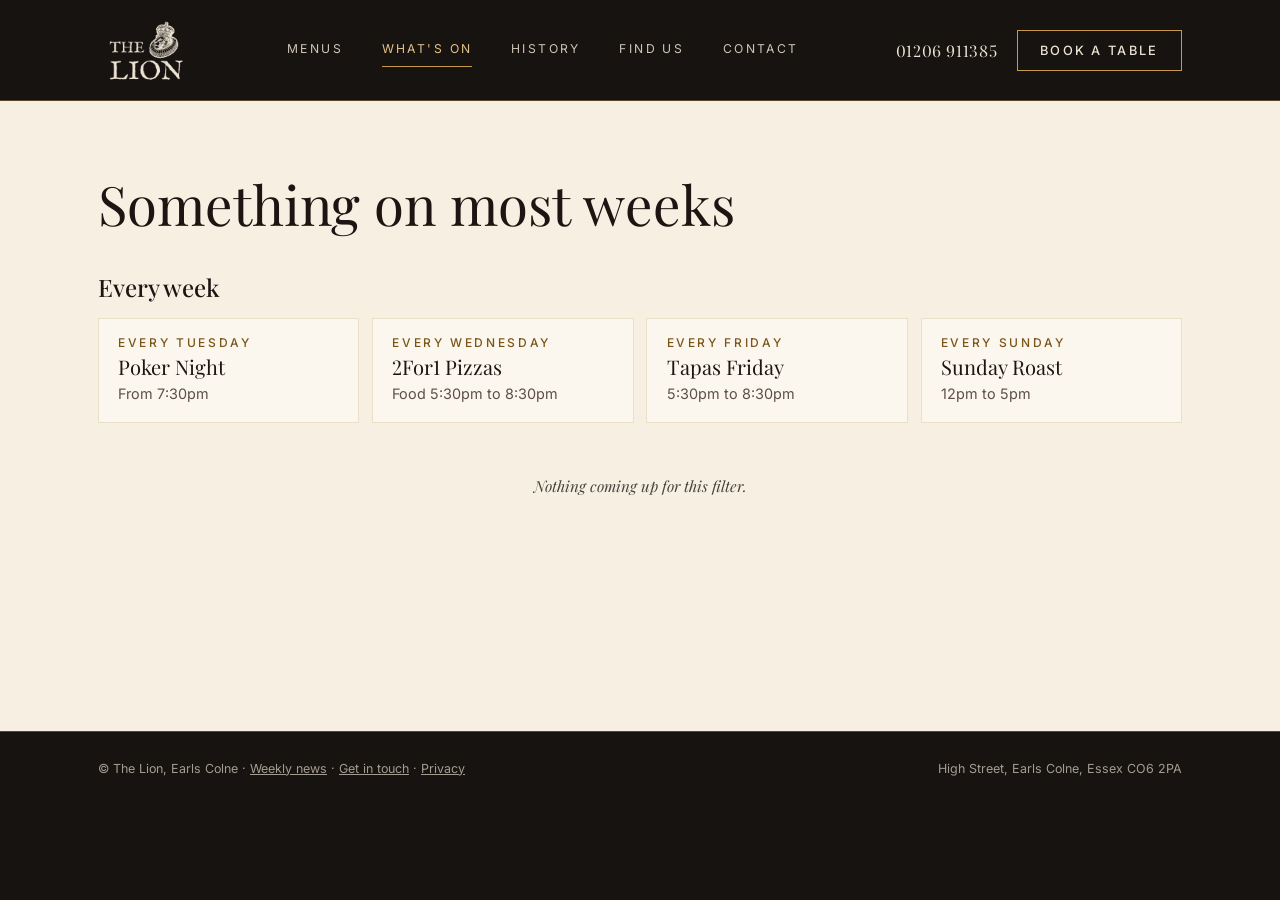
<file: whats-on.html>
<!DOCTYPE html>
<html lang="en-GB">
<head>
<meta charset="UTF-8">
<meta name="viewport" content="width=device-width, initial-scale=1">
<meta name="robots" content="noindex, nofollow"><!-- MOCK-UP: remove when the site goes live -->
<title>What's on | The Lion, Earls Colne</title>
<meta name="description" content="What's on at the Lion, Earls Colne: party nights, weekly favourites and events.">
<link rel="icon" href="favicon.ico" sizes="48x48">
<link rel="icon" type="image/png" href="images/favicon-32.png" sizes="32x32">
<link rel="apple-touch-icon" href="images/apple-touch-icon.png">
<!-- Share card. The og:image URL must be absolute: change https://kevsinfield.github.io/lion-earls-colne-redesign/ to the real domain when the site goes live. -->
<meta property="og:type" content="website">
<meta property="og:site_name" content="The Lion, Earls Colne">
<meta property="og:title" content="What's on | The Lion, Earls Colne">
<meta property="og:description" content="What's on at the Lion, Earls Colne: party nights, weekly favourites and events.">
<meta property="og:image" content="https://kevsinfield.github.io/lion-earls-colne-redesign/images/og.jpg">
<meta property="og:image:width" content="1200">
<meta property="og:image:height" content="630">
<meta name="twitter:card" content="summary_large_image">
<link rel="preconnect" href="https://fonts.googleapis.com">
<link rel="preconnect" href="https://fonts.gstatic.com" crossorigin>
<link href="https://fonts.googleapis.com/css2?family=Playfair+Display:ital,wght@0,400;0,500;1,400&family=Inter:wght@400;500&display=swap" rel="stylesheet">
<link rel="stylesheet" href="css/style.css?v=20261103093021">
<link rel="stylesheet" href="css/pages.css?v=20261103093021">
</head>
<body data-page="events">
<header id="chrome-head" data-active="events"></header>
<main class="page">
  <div class="wrap">
    <h1 class="title">Something on most weeks</h1>
    <div id="featured"></div>
    <h2 class="sec">Every week</h2>
    <div class="weekly" id="weekly"></div>
    <div class="chips" id="chips"></div>
    <div id="list"></div>
  </div>
</main>
<footer id="chrome-foot"></footer>
<script src="js/data.js?v=20261103093021"></script>
<script src="js/bar.js?v=20261103093021"></script>
<script src="js/fx.js?v=20261103093021"></script>
<script src="js/pages.js?v=20261103093021"></script>
</body>
</html>
</file>
<file: css/style.css>
:root {
  --bitumen: #171310; --oak: #221b15; --gold: #c79a4b; --gold-b: #e3c288; --bone: #ede4d4; --bone-2: #e2d7c3;
  --mute: rgba(237,228,212,.66); --line: rgba(199,154,75,.38);
  --serif: 'Playfair Display', Georgia, serif; --sans: 'Inter', system-ui, sans-serif;
  --pad: clamp(1.4rem, 5vw, 3rem); --max: 1180px;
}
*, *::before, *::after { box-sizing: border-box; margin: 0; padding: 0; }
/* Full-height numbers everywhere (Playfair defaults to old-style, where 1 looks like a capital I). !important because the `font:` shorthand elsewhere resets these. */
*, *::before, *::after { font-variant-numeric: lining-nums !important; font-feature-settings: "lnum" 1 !important; }
html { scroll-behavior: smooth; scroll-padding-top: 90px; }
body { font-family: var(--sans); background: var(--bitumen); color: var(--bone); line-height: 1.7; font-size: 1rem; -webkit-font-smoothing: antialiased; }
body.lock { overflow: hidden; }
img { max-width: 100%; display: block; }
a { color: inherit; }
button, input, select, textarea { font-family: inherit; }
.wrap { max-width: var(--max); margin: 0 auto; padding: 0 var(--pad); }
.sr-only { position: absolute; width: 1px; height: 1px; overflow: hidden; clip: rect(0,0,0,0); }
:focus-visible { outline: 2px solid var(--gold-b); outline-offset: 3px; }
h1, h2, h3 { font-family: var(--serif); font-weight: 400; line-height: 1.14; }
h2 { font-size: clamp(1.8rem, 4vw, 2.9rem); letter-spacing: -.005em; }
em { font-style: italic; color: var(--gold-b); }
.kicker { font-size: .75rem; letter-spacing: .32em; text-transform: uppercase; color: var(--gold); margin-bottom: 1.1rem; font-weight: 500; }
.kicker--dark { color: #7a5519; }
.todo { margin-top: 1rem; font-size: .75rem; color: #d98b6a; letter-spacing: .02em; }
.week .todo { color: #a5502e; }


/* Buttons */
.btn { display: inline-block; font: 500 .8rem var(--sans); letter-spacing: .18em; text-transform: uppercase; text-decoration: none; text-align: center; padding: 1rem 1.7rem; border: 1px solid var(--gold); cursor: pointer; transition: background .25s, color .25s; background: transparent; color: var(--bone); }
.btn--gold { background: var(--gold); color: var(--bitumen); }
.btn--gold:hover { background: var(--gold-b); border-color: var(--gold-b); }
.btn--line:hover { background: var(--gold); color: var(--bitumen); }

/* Header bar: solid, sticky, shrinks on scroll. Same on every page. */
:root { --mock-h: 0px; --bar-h: 100px; }
.bar { position: sticky; top: 0; z-index: 40; background: var(--bitumen); border-bottom: 1px solid var(--line); transition: box-shadow .3s; }
.bar.is-small { box-shadow: 0 6px 24px rgba(0,0,0,.45); }
.bar__in { display: grid; grid-template-columns: auto 1fr auto; align-items: center; gap: 1.5rem; height: var(--bar-h); transition: height .25s; }
.bar.is-small .bar__in { height: 70px; }
.bar__logo img { height: 92px; width: auto; transition: height .25s; }
.bar.is-small .bar__logo img { height: 62px; }
.bar__nav { display: flex; justify-content: center; gap: clamp(1.2rem, 3vw, 2.6rem); }
.bar__nav a { text-decoration: none; font-size: .76rem; letter-spacing: .2em; text-transform: uppercase; color: var(--bone); opacity: .85; padding: .4rem 0; border-bottom: 1px solid transparent; }
.bar__nav a:hover, .bar__nav a.on { color: var(--gold-b); opacity: 1; border-bottom-color: var(--gold); }
.bar__right { display: flex; align-items: center; gap: 1.2rem; }
.bar__tel { text-decoration: none; font: 400 1.008rem var(--serif); letter-spacing: .04em; color: var(--bone); white-space: nowrap; }
.bar__tel:hover { color: var(--gold-b); }
.bar .btn { padding: .75rem 1.4rem; }
.bar__burger { display: none; width: 46px; height: 46px; background: none; border: 1px solid var(--line); cursor: pointer; position: relative; }
.bar__burger span { position: absolute; left: 12px; right: 12px; height: 2px; background: var(--bone); transition: transform .25s, opacity .25s; }
.bar__burger span:nth-child(1) { top: 15px; } .bar__burger span:nth-child(2) { top: 22px; } .bar__burger span:nth-child(3) { top: 29px; }
.bar__burger[aria-expanded="true"] span:nth-child(1) { transform: translateY(7px) rotate(45deg); }
.bar__burger[aria-expanded="true"] span:nth-child(2) { opacity: 0; }
.bar__burger[aria-expanded="true"] span:nth-child(3) { transform: translateY(-7px) rotate(-45deg); }
.bar__drawer { display: none; border-top: 1px solid var(--line); padding: .6rem var(--pad) 1.4rem; background: var(--bitumen); }
.bar__drawer.open { display: block; }
.bar__drawer a:not(.btn) { display: block; padding: .95rem 0; border-bottom: 1px solid var(--line); text-decoration: none; font: 400 1.26rem var(--serif); }
.bar__drawer a.on { color: var(--gold-b); }
.bar__drawer .btn { display: block; margin-top: 1.1rem; }
.bar__drawer .bar__tel { display: block; padding: 1rem 0 0; text-align: center; }

/* Hero */
.hero { position: relative; display: flex; flex-direction: column; justify-content: flex-end; overflow: hidden; }
.hero__bg { position: absolute; inset: 0; background: url("../images/lion-frontage.jpg") center 38% / cover; filter: saturate(.55) brightness(.62) contrast(1.05); transform: scale(1.03); }
.hero__wash { position: absolute; inset: 0; background:
  linear-gradient(to top, rgba(11,9,7,.97) 0%, rgba(15,12,9,.75) 36%, rgba(23,19,16,.35) 62%, rgba(23,19,16,.6) 100%),
  radial-gradient(120% 90% at 50% 30%, rgba(0,0,0,0) 40%, rgba(0,0,0,.5) 100%); }
.status { display: inline-flex; align-items: center; gap: .6rem; font-size: .76rem; letter-spacing: .04em; color: var(--mute); margin-bottom: 2rem; border: 1px solid var(--line); padding: .4rem .9rem; }
.dot { width: 7px; height: 7px; border-radius: 50%; background: #8a7a68; }
.status.is-open .dot { background: #7fcf8b; box-shadow: 0 0 0 4px rgba(127,207,139,.2); }

/* Action bar (the 1-click row) */

/* Eat */
.eat { padding: clamp(4.5rem, 10vw, 8rem) 0; text-align: center; background: var(--oak); }
.eat h2 { max-width: 20ch; margin: 0 auto; }
.trio { list-style: none; display: grid; grid-template-columns: repeat(3, 1fr); gap: 0; margin: clamp(2.5rem, 6vw, 4rem) 0 2.5rem; text-align: left; }
.trio li { padding: 0 clamp(1rem, 3vw, 2.4rem); border-left: 1px solid var(--line); }
.trio li:first-child { border-left: 0; padding-left: 0; }
.num { font: italic 400 1.176rem var(--serif); color: var(--gold); }
.trio h3 { font-size: 1.9rem; margin: .4rem 0 .5rem; }
.trio p { color: var(--mute); font-size: .95rem; }
.link { background: none; border: 0; border-bottom: 1px solid var(--gold); color: var(--gold-b); font: 500 .76rem var(--sans); letter-spacing: .24em; text-transform: uppercase; padding: 0 0 .35rem; cursor: pointer; }
.link:hover { color: var(--bone); }
a.link { display: inline-block; text-decoration: none; }

/* Home page, lighter (concept B, 28 Oct 2026): a cream hero over the frontage, then full-width picture-and-text bands.
   One photo, one short line and one action per band. Keep it that way: no photo grids or galleries. */
:root { --paper: #fbf7ee; --cream: #f7f0e2; --sand: #eadfc9; --ink: #1e1513; --gold-d: #7a5519; }
.hero__bg { filter: saturate(.95) brightness(1.02); transform: none; background-position: center 30%; }
.hero__wash { background: linear-gradient(to top, rgba(247,240,226,1) 0%, rgba(247,240,226,.96) 44%, rgba(247,240,226,.88) 68%, rgba(247,240,226,.45) 90%, rgba(247,240,226,0) 100%); }

.bands { background: var(--cream); color: var(--ink); }
.band { display: grid; grid-template-columns: 1fr 1fr; min-height: 460px; }
.band:nth-child(even) .ph { order: 2; }
.band__txt { display: flex; flex-direction: column; align-items: flex-start; justify-content: center; padding: clamp(2.4rem, 6vw, 5rem) clamp(1.4rem, 6vw, 5.5rem); background: var(--paper); }
.band:nth-child(even) .band__txt { background: var(--sand); }
.band__txt h2 { margin-bottom: 1rem; }
.band__txt > p:not(.kicker):not(.todo) { color: #5d5046; max-width: 30rem; margin-bottom: 1.6rem; }
.band .kicker--dark { color: var(--gold-d); }
.link--dark { color: var(--gold-d); border-bottom-color: var(--gold-d); }
.link--dark:hover { color: var(--ink); }
.band .week__list { width: 100%; margin: .4rem 0 1.6rem; border-top-color: rgba(30,21,19,.25); }
.band .week__list li { grid-template-columns: 6.8rem 1fr auto; padding: .85rem 0; border-bottom-color: rgba(30,21,19,.25); }
.band .week .todo, .band .todo { color: #a5502e; }

/* Photo slots: warm placeholders until Craig's own photos arrive. Swap a slot for a real image with the class .ph--img and a background-image. */
.ph { position: relative; overflow: hidden; background: var(--bg, #b9895a); min-height: 320px; display: flex; align-items: flex-end; color: #fff; background-size: cover; background-position: center; }
.ph::before { content: ""; position: absolute; inset: 0; background: radial-gradient(circle at 30% 25%, rgba(255,240,205,.55), transparent 55%), radial-gradient(circle at 78% 80%, rgba(0,0,0,.35), transparent 60%); }
.ph::after { content: ""; position: absolute; inset: 0; background: linear-gradient(180deg, transparent 50%, rgba(20,12,8,.55)); }
.ph span { position: relative; z-index: 1; padding: 1rem 1.2rem; font: italic 400 1rem var(--serif); }
.ph span b { display: block; font: 500 .75rem var(--sans); letter-spacing: .22em; text-transform: uppercase; opacity: .85; margin-bottom: .15rem; }
.ph--oven { --bg: #b4501f; } .ph--roast { --bg: #8a5a34; } .ph--night { --bg: #5a3a5c; }
.ph--img::before, .ph--img::after, .ph--img span { display: none; }

/* History */
.history { padding: clamp(4.5rem, 10vw, 8rem) 0; text-align: center; background: var(--paper); color: var(--ink); }
.history .kicker { color: var(--gold-d); }
.history .trio li { border-left-color: rgba(30,21,19,.2); }
.history .trio p { color: #5d5046; }
.history .num { color: var(--gold-d); }
.history__lead { max-width: 38rem; margin: 1.4rem auto 0; font: italic 400 clamp(1.092rem, 2.18vw, 1.428rem)/1.4 var(--serif); color: var(--ink); }
.history .trio { margin-bottom: 2rem; }
.history .num { font-size: 1.15rem; }
.history__src { font-size: .78rem; color: #5d5046; }
.history__src a { color: var(--gold-d); text-underline-offset: 4px; }
.history .todo { color: #a5502e; }

/* Week (bone) */
.week { background: var(--bone); color: var(--bitumen); padding: clamp(4.5rem, 10vw, 8rem) 0; }
.week__in { display: grid; grid-template-columns: .9fr 1.3fr; gap: clamp(2rem, 6vw, 5rem); align-items: start; }
.week__list { list-style: none; border-top: 1px solid rgba(23,19,16,.25); }
.week__list li { display: grid; grid-template-columns: 8.5rem 1fr auto; gap: 1rem; align-items: baseline; padding: 1.15rem 0; border-bottom: 1px solid rgba(23,19,16,.25); }
.wk__d { font-size: .75rem; letter-spacing: .26em; text-transform: uppercase; color: #7a5519; font-weight: 500; }
.week__list strong { font: 400 1.428rem/1.1 var(--serif); }
.wk__n { font-size: .88rem; color: rgba(23,19,16,.65); text-align: right; }

/* Join */

/* Find */
address { font-style: normal; color: var(--mute); margin: 1rem 0 .4rem; }
.phone { font: 400 1.68rem var(--serif); text-decoration: none; color: var(--gold-b); }
.hours { width: 100%; border-collapse: collapse; }
.hours th, .hours td { text-align: left; padding: .7rem 0; border-bottom: 1px solid var(--line); font-size: .92rem; font-weight: 400; vertical-align: top; }
.hours th { width: 7.5rem; font: 400 1.05rem var(--serif); }
.hours td:nth-child(2) { white-space: nowrap; padding-right: 1rem; }
.hours td:last-child { color: var(--mute); }

.foot { padding: 1.6rem 0; font-size: .78rem; color: var(--mute); border-top: 1px solid var(--line); }
.foot__in { display: flex; justify-content: space-between; gap: 1rem; flex-wrap: wrap; }

/* Menu panel */
.panel { position: fixed; inset: 0; z-index: 50; background: rgba(8,6,4,.78); display: flex; align-items: flex-end; justify-content: center; }
.panel[hidden] { display: none; }
.panel__box { position: relative; width: min(660px, 100%); max-height: 90vh; overflow-y: auto; background: var(--bone); color: var(--bitumen); padding: 2.4rem var(--pad) 2.4rem; animation: up .3s ease-out; }
@keyframes up { from { transform: translateY(40px); opacity: 0; } }
.panel__x { position: absolute; top: .7rem; right: 1rem; width: 44px; height: 44px; font-size: 2rem; line-height: 1; background: none; border: 0; cursor: pointer; color: var(--bitumen); }
.panel .todo { color: #a5502e; }
.panel h3 { font: italic 400 1.26rem var(--serif); margin: 2rem 0 .3rem; padding-bottom: .4rem; border-bottom: 1px solid rgba(23,19,16,.3); color: #7a5519; }
.mast { text-align: center; padding-top: .6rem; }
.mast__the { font: 500 .75rem var(--serif); letter-spacing: .4em; text-indent: .4em; text-transform: uppercase; }
.mast__lion { font: 500 clamp(2.856rem, 10.92vw, 3.864rem)/.9 var(--serif); letter-spacing: .05em; text-indent: .05em; text-transform: uppercase; }
.mast__rule { display: flex; align-items: center; justify-content: center; gap: .7rem; max-width: 270px; margin: .7rem auto 1rem; font-size: 1rem; line-height: 1; }
.mast__rule::before, .mast__rule::after { content: ""; flex: 1; height: 1px; background: var(--bitumen); }
.mast__box { display: inline-block; border: 1px solid var(--bitumen); padding: .5rem 1.7rem; font: 500 .75rem var(--sans); letter-spacing: .3em; text-indent: .3em; text-transform: uppercase; }
.panel .menu h3 { display: flex; align-items: center; gap: 1rem; font: 500 0.882rem var(--serif); letter-spacing: .3em; text-transform: uppercase; color: var(--bitumen); border: 0; padding: 0; margin: 1.8rem 0 .4rem; }
.panel .menu h3::before, .panel .menu h3::after { content: ""; flex: 1; height: 1px; background: rgba(23,19,16,.3); }
.panel .menu .menu__title { display: block; text-align: center; font: 500 1.344rem var(--serif); letter-spacing: .08em; margin: 1.8rem 0 .2rem; }
.panel .menu .menu__title::before, .panel .menu .menu__title::after { display: none; }
.menu__sub, .menu__intro, .menu__note { text-align: center; }
.tabs { display: flex; justify-content: center; gap: .5rem; flex-wrap: wrap; margin: 1.4rem 0 .2rem; }
.tab { background: none; border: 1px solid rgba(23,19,16,.35); color: var(--bitumen); font: 500 .75rem var(--sans); letter-spacing: .16em; text-transform: uppercase; padding: .6rem 1rem; cursor: pointer; }
.tab.on { background: var(--bitumen); color: var(--bone); border-color: var(--bitumen); }
.tab--now::after { content: ""; display: inline-block; width: 6px; height: 6px; margin-left: .5rem; border-radius: 50%; background: #2f7a40; vertical-align: middle; }
.tabs { flex-wrap: nowrap; overflow-x: auto; justify-content: flex-start; scrollbar-width: none; }
.tabs::-webkit-scrollbar { display: none; }
.tab { flex: none; }
@media (min-width: 560px) { .tabs { justify-content: center; } }
.menu__hint { text-align: center; font-size: .75rem; letter-spacing: .06em; color: rgba(23,19,16,.5); margin-top: .5rem; }
.menu__acts { display: flex; align-items: center; justify-content: center; gap: 1.2rem; flex-wrap: wrap; margin-top: 1.1rem; }
.btn--sm { padding: .65rem 1.1rem; font-size: .75rem; }
.panel .menu__acts .btn--line { color: var(--bitumen); border-color: #7a5519; }
.panel .menu__acts .btn--line:hover { background: var(--bitumen); color: var(--bone); border-color: var(--bitumen); }
.menu__full { font: 500 .75rem var(--sans); letter-spacing: .2em; text-transform: uppercase; color: #7a5519; text-underline-offset: 4px; }
.menu__jump { display: flex; gap: .4rem; flex-wrap: wrap; justify-content: center; margin-top: 1.1rem; }
.menu__jump button { background: none; border: 0; border-bottom: 1px solid rgba(138,100,36,.5); color: #7a5519; font: 500 .75rem var(--sans); letter-spacing: .16em; text-transform: uppercase; padding: .2rem .3rem; margin: 0 .3rem; cursor: pointer; }
.menu__jump button:hover { color: var(--bitumen); }
.menu[hidden] { display: none; }
.menu__note { font: italic 400 .95rem/1.5 var(--serif); color: rgba(23,19,16,.78); margin: .7rem 0 .3rem; }
.menu__foot { margin-top: 1.6rem; font-size: .75rem; letter-spacing: .02em; color: rgba(23,19,16,.78); }
.menu__sub, .menu__intro { font: italic 400 1.05rem/1.5 var(--serif); color: rgba(23,19,16,.78); margin-top: .8rem; }
.dish { display: flex; justify-content: space-between; gap: 1rem; padding: .7rem 0 .1rem; }
.dish strong { display: block; font: 500 1.05rem/1.2 var(--serif); }
.dish__d { display: block; font-size: .86rem; color: rgba(23,19,16,.62); }
.dish__label { display: block; font: 500 .75rem var(--sans); font-style: normal; letter-spacing: .2em; text-transform: uppercase; color: #7a5519; }
.dish__tag { display: inline-block; margin-left: .5rem; font: 500 .75rem var(--sans); letter-spacing: .12em; text-transform: uppercase; border: 1px solid rgba(23,19,16,.4); padding: .05rem .4rem; vertical-align: middle; }
.dish__p { font: 500 1.008rem var(--serif); white-space: nowrap; }
.offer { margin-top: 2rem; border: 1px solid var(--bitumen); padding: 1.1rem; text-align: center; }
.offer__t { display: block; font: 500 .75rem var(--sans); letter-spacing: .24em; text-transform: uppercase; color: #7a5519; }
.offer strong { display: block; font: 400 1.344rem var(--serif); margin: .2rem 0; }
.offer__d { color: rgba(23,19,16,.65); }
.panel__note { margin: 2rem 0 1.4rem; font-size: .78rem; color: rgba(23,19,16,.6); }
.panel .btn--gold { width: 100%; }

.sticky { display: none; }

@media (max-width: 880px) {
  :root { --bar-h: 64px; }
  .bar__in { grid-template-columns: 1fr auto; height: var(--bar-h); gap: .5rem; }
  .bar.is-small .bar__in { height: var(--bar-h); }
  .bar__logo img, .bar.is-small .bar__logo img { height: 58px; }
  .bar__nav, .bar__right { display: none; }
  .bar__burger { display: block; }
  .status { margin-bottom: 1rem; font-size: .75rem; }
  .trio { grid-template-columns: 1fr; gap: 2rem; }
  .trio li, .trio li:first-child { border-left: 0; padding: 0 0 0 0; border-top: 1px solid var(--line); padding-top: 1.4rem; }
  .week__in { grid-template-columns: 1fr; }
  .band { grid-template-columns: 1fr; min-height: 0; }
  .band:nth-child(even) .ph { order: 0; }
  .ph { min-height: 240px; }
  .band .week__list li { grid-template-columns: 1fr auto; }
  .week__list li { grid-template-columns: 1fr auto; row-gap: .1rem; }
  .wk__d { grid-column: 1 / -1; }
  body { padding-bottom: 74px; }
  .sticky { display: grid; grid-template-columns: 1.3fr 1fr; gap: .6rem; position: fixed; left: 0; right: 0; bottom: 0; z-index: 30; padding: .7rem var(--pad); background: rgba(23,19,16,.97); border-top: 1px solid var(--line); transform: translateY(110%); transition: transform .25s; }
  .sticky.show { transform: none; }
  .sticky .btn { padding: .85rem .5rem; }
}
/* Small touches (28 Oct 2026). Scroll effects live in js/fx.js; the page works the same without them. */
.skip { position: absolute; left: -999px; top: 0; z-index: 100; background: #f3ead8; color: #171310; padding: .8rem 1.2rem; font: 500 .8rem var(--sans); letter-spacing: .12em; text-transform: uppercase; text-decoration: none; }
.skip:focus { left: 1rem; top: 1rem; }
.bar__progress { position: absolute; left: 0; right: 0; bottom: -1px; height: 2px; background: var(--gold); transform-origin: 0 50%; transform: scaleX(0); pointer-events: none; }
.status.is-open .dot { animation: pulse 2.6s ease-out infinite; }
@keyframes pulse { 0% { box-shadow: 0 0 0 0 rgba(127,207,139,.55); } 70%, 100% { box-shadow: 0 0 0 9px rgba(127,207,139,0); } }
.fx .hero__bg { top: -60px; translate: 0 var(--py, 0px); animation: drift 24s ease-out both; }
@keyframes drift { from { scale: 1.04; } to { scale: 1; } }
.fx .rv { opacity: 0; translate: 0 18px; transition: opacity .75s ease, translate .75s cubic-bezier(.22,.61,.36,1); transition-delay: var(--rd, 0s); }
.fx .rv.in { opacity: 1; translate: 0 0; }
.fx .rv--photo { translate: 0 0; clip-path: inset(8% 0 0 0); transition: opacity .9s ease, clip-path 1.1s cubic-bezier(.22,.61,.36,1); }
.fx .rv--photo.in { clip-path: inset(0); }
@media (max-width: 700px) { .br-d { display: none; } }
@media (max-width: 880px) {
  .find__card .btn { display: none; }  /* the sticky Book bar is already on screen */
  /* Bigger thumb targets without changing the layout: an invisible halo around small links */
  .soon__all, .link, .history__src a, .join__fine a, .find__card a:not(.btn), .find__credit a, .foot a, .phone { position: relative; }
  .soon__all::after, .link::after, .history__src a::after, .join__fine a::after, .find__card a:not(.btn)::after, .find__credit a::after, .foot a::after, .phone::after { content: ""; position: absolute; inset: -14px -8px; }
}
@media (prefers-reduced-motion: reduce) { * { animation: none !important; transition: none !important; scroll-behavior: auto !important; } }

/* "What's on next": the next one or two events as big posters on sand, straight under the buttons row (concept B, 28 Oct 2026).
   Max two posters on purpose: a pointer to the next nights, not a gallery. */
.soon { background: var(--sand); color: var(--ink); padding: clamp(2.2rem, 5vw, 3.6rem) 0; text-align: center; }
.soon[hidden] { display: none; }
.soon h2 { font: 400 clamp(1.8rem, 3.4vw, 2.6rem)/1.1 var(--serif); margin-bottom: .3rem; }
.soon__sub { color: #5d5046; margin-bottom: 1.8rem; }
.soon__grid { display: grid; grid-template-columns: 1fr 1fr; gap: clamp(1.2rem, 3vw, 2.4rem); max-width: 980px; margin: 0 auto; }
.soon__grid--1 { grid-template-columns: minmax(0, 480px); justify-content: center; }
.soon__card { display: block; text-decoration: none; color: inherit; }
.soon__pic { position: relative; box-shadow: 0 14px 34px rgba(30,21,19,.3); transition: transform .25s, box-shadow .25s; }
.soon__card:hover .soon__pic { transform: translateY(-5px); box-shadow: 0 20px 44px rgba(30,21,19,.35); }
.soon__pic img, .soon__noimg { width: 100%; aspect-ratio: 1 / 1; object-fit: cover; display: block; }
.soon__noimg { display: flex; align-items: center; justify-content: center; text-align: center; padding: 1.4rem; background: radial-gradient(90% 80% at 50% 35%, rgba(199,154,75,.3), transparent 70%), #1b1511; color: var(--bone); font: 500 clamp(1.5rem, 3vw, 2.2rem)/1.15 var(--serif); }
.soon__chip { position: absolute; top: 12px; left: 12px; background: #2f7a40; color: #fff; font: 500 .75rem var(--sans); letter-spacing: .14em; text-transform: uppercase; padding: .22rem .6rem; }
.soon__when { display: block; margin-top: 1rem; font: 500 .75rem var(--sans); letter-spacing: .2em; text-transform: uppercase; color: var(--gold-d); }
.soon__card h3 { font: 500 1.6rem/1.1 var(--serif); margin: .3rem 0 .4rem; }
.soon__more { font: 500 .75rem var(--sans); letter-spacing: .18em; text-transform: uppercase; color: var(--gold-d); border-bottom: 1px solid var(--gold-d); }
.soon__all { display: inline-block; margin-top: 1.8rem; font: 500 .75rem var(--sans); letter-spacing: .2em; text-transform: uppercase; color: var(--gold-d); text-underline-offset: 4px; }
@media (max-width: 880px) {
  .soon__grid, .soon__grid--1 { grid-template-columns: minmax(0, 420px); justify-content: center; gap: 1.8rem; }
  .soon__card h3 { font-size: 1.4rem; }
}



/* Today's row in the opening hours */
.hours tr.is-today { background: rgba(199,154,75,.14); }
.hours tr.is-today th, .hours tr.is-today td { color: var(--bone); border-bottom-color: rgba(199,154,75,.5); }
.hours tr.is-today th { padding-left: .6rem; }
.hours tr.is-today td:last-child { padding-right: .6rem; }
.hours__today { display: inline-block; margin-left: .6rem; font: 500 .75rem var(--sans); letter-spacing: .14em; text-transform: uppercase; background: var(--gold); color: var(--bitumen); padding: .14rem .45rem; vertical-align: middle; }
.soon__card h3 { text-decoration: underline; text-decoration-color: transparent; text-underline-offset: 5px; transition: text-decoration-color .2s; }
.soon__card:hover h3 { text-decoration-color: var(--gold-d); }

/* Newsletter sign-up as an "admit one" style ticket on deep red (sign-up concept 4, 28 Oct 2026). The stub says "First to know".
   The crest is cut from the Lion's logo, wording removed. */
.join { padding: clamp(3rem, 7vw, 5rem) 0; background: radial-gradient(90% 120% at 50% 0%, #7a2a1f, #3d130d 70%); }
.ticket { display: grid; grid-template-columns: 190px 1fr; max-width: 860px; margin: 0 auto; background: var(--bone); color: var(--ink); text-align: left; filter: drop-shadow(0 18px 30px rgba(0,0,0,.45));
  -webkit-mask: radial-gradient(circle 16px at 0 50%, transparent 98%, #000) left / 51% 100% no-repeat, radial-gradient(circle 16px at 100% 50%, transparent 98%, #000) right / 51% 100% no-repeat;
  mask: radial-gradient(circle 16px at 0 50%, transparent 98%, #000) left / 51% 100% no-repeat, radial-gradient(circle 16px at 100% 50%, transparent 98%, #000) right / 51% 100% no-repeat; }
.ticket__stub { border-right: 2px dashed rgba(30,21,19,.35); padding: 1.6rem 1rem; text-align: center; display: flex; flex-direction: column; align-items: center; justify-content: center; gap: .8rem; background: var(--bone-2); }
.ticket__stub img { height: 96px; width: auto; mix-blend-mode: multiply; }
.ticket__stub b { font: 500 .75rem var(--sans); letter-spacing: .28em; text-transform: uppercase; color: var(--gold-d); }
.ticket__stub span { font: 400 1.5rem/1.05 var(--serif); }
.ticket__main { padding: clamp(1.6rem, 4vw, 2.6rem); }
.ticket__main .kicker { margin-bottom: .6rem; }
.ticket__main h2 { font-size: clamp(1.6rem, 3vw, 2.3rem); }
.ticket__main > p:not(.kicker) { margin-top: .7rem; color: #5d5046; }
.join__form { display: flex; flex-wrap: wrap; gap: .8rem; margin-top: 1.3rem; }
.join__form input { flex: 1 1 220px; max-width: 340px; padding: 1rem 1.2rem; background: #fff; border: 1px solid rgba(30,21,19,.35); color: var(--ink); font: 1rem var(--sans); }
.join__form input::placeholder { color: rgba(30,21,19,.68); }
.join .btn--gold { background: #8c3b2a; border-color: #8c3b2a; color: #fff; }
.join .btn--gold:hover { background: #a24632; border-color: #a24632; }
.join__ok { flex-basis: 100%; color: #2d5a36; margin: 0; }
.join__fine { text-align: center; margin-top: 1.4rem; font-size: .78rem; color: rgba(243,234,216,.75); }
.join__fine a { color: inherit; text-underline-offset: 3px; }
@media (max-width: 880px) {
  .ticket { grid-template-columns: 1fr; -webkit-mask: none; mask: none; }
  .ticket__stub { border-right: 0; border-bottom: 2px dashed rgba(30,21,19,.35); flex-direction: row; justify-content: center; padding: 1rem; }
  .ticket__stub img { height: 64px; }
  .ticket__stub b { display: none; }
  .ticket__stub span { font-size: 1.4rem; }
}

/* "Our history" opens with a wide photo of the building with a clean edge at the top that melts into the cream at the bottom only (28 Oct 2026, Kev's choice B with a soft bleed).
   The photo is a crop of the Lion's Facebook cover photo (images/lion-front.jpg): the pargeted plasterwork and the painted Bar & Dining lettering. Swap the .strip__bg url if we get a better one. */
.history--photo { padding-top: 0; }
.strip { position: relative; min-height: clamp(290px, 40vw, 410px); display: flex; align-items: center; margin-bottom: clamp(1.6rem, 4vw, 3rem); text-align: left; }
.strip__bg { position: absolute; inset: 0; background: #2b2118 url("../images/lion-front.jpg") center 74% / cover;
  -webkit-mask-image: linear-gradient(to bottom, #000 0, #000 72%, transparent 100%);
  mask-image: linear-gradient(to bottom, #000 0, #000 72%, transparent 100%); }
.strip__bg::after { content: ""; position: absolute; inset: 0; background: linear-gradient(90deg, rgba(23,19,16,.9), rgba(23,19,16,.55) 45%, rgba(23,19,16,.12) 85%); }
.strip__in { position: relative; width: 100%; padding-top: 1rem; }
.strip .kicker { color: var(--gold-b); }
.strip h2 { color: #f3ead8; font-size: clamp(2rem, 4.4vw, 3.4rem); line-height: 1.08; max-width: 14ch; }
.strip__tag { margin-top: .8rem; font: italic 1.05rem var(--serif); color: rgba(243,234,216,.88); }
.history--photo .history__lead { margin-top: 0; }
@media (max-width: 880px) { .strip { min-height: 260px; } }

/* The week band: photo follows the day, today's row is picked out */
.ph__day { position: absolute; left: 0; bottom: 1.4rem; z-index: 2; background: rgba(251,247,238,.96); color: var(--ink); font: 500 .75rem var(--sans); letter-spacing: .18em; text-transform: uppercase; padding: .7rem 1.1rem .7rem 1.2rem; border-left: 4px solid var(--gold); box-shadow: 0 6px 18px rgba(0,0,0,.25); }
.week__list li.is-today { background: rgba(199,154,75,.16); box-shadow: inset 4px 0 0 var(--gold); padding-left: .8rem; }
.week__list li.is-today .wk__d::after { content: "Today"; display: block; margin-top: .25rem; color: var(--bitumen); background: var(--gold); font-size: .75rem; letter-spacing: .14em; padding: .1rem .45rem; width: max-content; }

/* Find us: a map behind the details card, hours on light cream beside it (Find us concept 1 with a map, 28 Oct 2026).
   The map is a still picture (images/map.jpg) made once from OpenStreetMap tiles, so nothing is loaded from other sites
   and no cookies are set. Credit line is required by OpenStreetMap's licence. */
.find { display: grid; grid-template-columns: 1.05fr 1fr; background: var(--paper); color: var(--ink); min-height: 560px; }
.find__map { position: relative; min-height: 460px; background: #e9e1cf; overflow: hidden; }
.find__mapimg { position: absolute; inset: 0; display: block; }
.find__mapimg img { width: 100%; height: 100%; object-fit: cover; object-position: 60% 40%; display: block; }
.find__credit { position: absolute; right: 0; top: 0; background: rgba(251,247,238,.9); font-size: .75rem; padding: .25rem .6rem; color: #5d5046; z-index: 2; }
.find__credit a { color: inherit; text-underline-offset: 2px; }
.find__card { position: absolute; left: clamp(1rem, 4vw, 3rem); bottom: clamp(1rem, 4vw, 3rem); max-width: 380px; background: var(--paper); padding: 1.6rem 1.8rem 1.8rem; box-shadow: 0 16px 40px rgba(30,21,19,.35); z-index: 2; }
.find__card .kicker { margin-bottom: .5rem; }
.find__card h2 { font-size: 2.4rem; line-height: 1.05; margin-bottom: .6rem; color: var(--ink); }
.find__card address { color: var(--ink); margin: .2rem 0 .5rem; font-size: 1rem; }
.find__card .phone { color: var(--gold-d); }
.find__links { margin: .6rem 0 1.4rem; font-size: .85rem; color: #5d5046; }
.find__links a { color: var(--ink); text-underline-offset: 4px; }
.find__card .btn--gold { background: var(--bitumen); border-color: var(--bitumen); color: #f3ead8; }
.find__card .btn--gold:hover { background: #2b2118; }
.find__hours { padding: clamp(2rem, 5vw, 4rem); display: flex; flex-direction: column; justify-content: center; }
.find__h { font-size: 1.8rem; margin-bottom: 1rem; color: var(--ink); }
.find .hours th, .find .hours td { border-bottom-color: rgba(30,21,19,.18); padding: .75rem 0; }
.find .hours td:nth-child(2) { padding-right: 1.2rem; }
.find .hours td:last-child { color: #5d5046; }
.find .hours tr.is-today { background: rgba(199,154,75,.2); }
.find .hours tr.is-today th, .find .hours tr.is-today td { color: var(--ink); border-bottom-color: rgba(30,21,19,.18); }
.find .hours tr.is-today td:last-child { color: var(--ink); }
.find .todo { color: #a5502e; }
@media (max-width: 880px) {
  .find { grid-template-columns: 1fr; }
  .find__map { min-height: 0; }
  .find__mapimg { position: relative; height: 260px; }
  .find__card { position: relative; left: auto; bottom: auto; max-width: none; margin: -3rem 1rem 1rem; }
}

/* Opening hours on a phone (29 Oct 2026, Impeccable pass): one row per day, hours beside the day, kitchen times underneath, instead of a three-column table that wrapped into 8 short lines. */
@media (max-width: 600px) {
  .hours, .hours tbody { display: block; }
  .hours tr { display: grid; grid-template-columns: 1fr auto; column-gap: 1rem; align-items: baseline; padding: .8rem 0; border-bottom: 1px solid var(--line); }
  .hours th, .hours td, .find .hours th, .find .hours td { border-bottom: 0; padding: 0; }
  .hours td:nth-child(2), .find .hours td:nth-child(2) { padding-right: 0; text-align: right; }
  .hours td:last-child, .find .hours td:last-child { grid-column: 1 / -1; margin-top: .2rem; font-size: .88rem; line-height: 1.4; }
  .find .hours tr { border-bottom-color: rgba(30,21,19,.18); }
  .hours tr.is-today { padding-left: .6rem; padding-right: .6rem; border-bottom-color: rgba(199,154,75,.5); }
  .find .hours tr.is-today { border-bottom-color: rgba(30,21,19,.18); }
  .hours tr.is-today th, .hours tr.is-today td:last-child { padding-left: 0; padding-right: 0; }
}

/* Today at the Lion hero (29 Oct 2026, Impeccable pass 2): one big live line, today's timeline beside it. Replaces the old hero and four-tile action strip. */
.today { min-height: max(620px, calc(100svh - var(--mock-h, 34px) - var(--bar-h, 100px))); }
.today .hero__bg { filter: saturate(.8) brightness(.85); background-position: 38% 40%; }
.today .hero__wash { background: linear-gradient(90deg, rgba(23,19,16,.72) 0%, rgba(23,19,16,.58) 38%, rgba(23,19,16,.92) 66%, #171310 80%), linear-gradient(0deg, #171310 0%, rgba(23,19,16,.65) 26%, rgba(23,19,16,0) 55%); }
.today__in { position: relative; width: 100%; display: grid; grid-template-columns: minmax(0, 1.12fr) minmax(0, .88fr); gap: clamp(2rem, 5vw, 4.5rem); align-items: end; padding-top: 3rem; padding-bottom: clamp(2rem, 4vw, 3.5rem); animation: settle 1.4s cubic-bezier(.22,.61,.36,1) .15s both; }
@keyframes settle { from { opacity: 0; transform: translateY(14px); } }
.status.say { display: block; border: 0; padding: 0; background: none; margin: 0 0 1.2rem; font: 500 clamp(2.9rem, 7.2vw, 6.4rem)/.98 var(--serif); letter-spacing: -.015em; color: var(--paper); text-shadow: 0 2px 40px rgba(0,0,0,.45); text-wrap: balance; }
.say .dot { display: none; }
.say__t em { display: block; font-size: .8em; font-style: italic; font-weight: 400; color: var(--gold-b); }
.today h1 { font: 400 clamp(1.15rem, 2.1vw, 1.55rem)/1.3 var(--serif); color: var(--bone); max-width: 32ch; text-wrap: balance; }
.today .hero__sub { margin-top: .5rem; font: 400 1rem/1.5 var(--sans); color: var(--bone-2); max-width: 34rem; }
.today__act { margin-top: 1.8rem; display: flex; flex-wrap: wrap; align-items: center; gap: 1rem 1.8rem; }
.today__act .btn { padding: 1.15rem 2.4rem; font-size: 1rem; }
.today__alt { display: flex; gap: 1.6rem; }
.sheet { position: relative; background: var(--cream); color: var(--ink); padding: 2rem 2.2rem 1.7rem; border-radius: 3px; box-shadow: 0 30px 80px rgba(0,0,0,.5); }
.sheet::before { content: ""; position: absolute; inset: 8px; border: 1px solid rgba(122,85,25,.35); pointer-events: none; }
.sheet h2 { font: 500 1.7rem/1.1 var(--serif); display: flex; justify-content: space-between; align-items: baseline; gap: 1rem; flex-wrap: wrap; }
.sheet h2 span { font: 500 .8125rem var(--sans); color: var(--gold-d); letter-spacing: .04em; }
.rail { list-style: none; margin-top: 1.3rem; }
.rail li { display: grid; grid-template-columns: 5.2rem 16px 1fr; column-gap: 1rem; padding-bottom: 1.1rem; }
.rail li:last-child { padding-bottom: 0; }
.rail__t { text-align: right; font: 500 .9rem/1.25 var(--sans); padding-top: .15rem; }
.rail__m { position: relative; }
.rail__m::before { content: ""; position: absolute; left: 2px; top: .3rem; width: 12px; height: 12px; border-radius: 50%; background: var(--cream); border: 2px solid var(--gold-d); }
.rail__m::after { content: ""; position: absolute; left: 7px; top: 1.2rem; bottom: -1rem; width: 2px; background: var(--sand); }
.rail li:last-child .rail__m::after { display: none; }
.rail__h { display: block; font: 500 1.25rem/1.25 var(--serif); }
.rail__p { display: block; font-size: .875rem; color: #4a3d36; line-height: 1.4; }
.rail li.is-done .rail__t, .rail li.is-done .rail__h, .rail li.is-done .rail__p { color: #6b5d54; }
.rail li.is-done .rail__m::before { background: var(--gold-d); }
.rail li.is-now .rail__m::before { left: 0; top: .2rem; width: 16px; height: 16px; background: var(--ink); border-color: var(--ink); box-shadow: 0 0 0 5px rgba(199,154,75,.45); }
.rail__badge { display: inline-block; margin-left: .7rem; vertical-align: middle; background: var(--ink); color: var(--paper); font: 500 .75rem var(--sans); letter-spacing: .08em; text-transform: uppercase; padding: .15rem .6rem; border-radius: 2px; }
.rail__note { margin-top: 1rem; padding-top: .9rem; border-top: 1px solid rgba(122,85,25,.4); font-size: .95rem; }
.sheet__next { display: block; margin-top: 1.2rem; padding-top: 1rem; border-top: 1px solid rgba(122,85,25,.4); text-decoration: none; color: var(--ink); font: 500 1.2rem/1.25 var(--serif); }
.sheet__next[hidden] { display: none; }
.sheet__next small { display: block; font: 500 .75rem var(--sans); letter-spacing: .12em; text-transform: uppercase; color: var(--gold-d); margin-bottom: .15rem; }
.sheet__next:hover span { text-decoration: underline; text-underline-offset: 4px; }
@media (max-width: 880px) {
  .today { min-height: 0; }
  .today .hero__wash { background: linear-gradient(0deg, #171310 0%, rgba(23,19,16,.82) 50%, rgba(23,19,16,.55) 100%); }
  .today__in { grid-template-columns: 1fr; gap: 1.8rem; padding-top: 2.4rem; padding-bottom: 1.6rem; }
  .status.say { font-size: clamp(2.5rem, 12.5vw, 3.6rem); }
  .today__act .btn { flex: 1 1 100%; text-align: center; }
  .sheet { padding: 1.6rem 1.4rem 1.4rem; }
  .rail li { grid-template-columns: 4.6rem 16px 1fr; column-gap: .8rem; }
}

/* Middle of the page (29 Oct 2026, Impeccable pass 4): headings now say the specific thing, the labels above them are gone, and the bands no longer share one 50/50 rhythm. */
@media (min-width: 881px) {
  #eat .band:nth-child(1) { grid-template-columns: 1.4fr 1fr; min-height: 520px; }
  #eat .band:nth-child(2) { grid-template-columns: 1fr 1.4fr; min-height: 480px; }
}
.band__txt h2 { font-size: clamp(1.9rem, 3.4vw, 2.7rem); line-height: 1.1; }

/* No single word alone on the last line of a paragraph (checker: straggler). */
p, li { text-wrap: pretty; }
.join__fine { text-wrap: balance; }

/* Posters on a phone (29 Oct 2026, Impeccable pass 6): the next event keeps its poster, the second becomes a text row, so the food comes sooner. Both posters stay on bigger screens. */
@media (max-width: 880px) {
  .soon__grid { gap: 0; }
  .soon__card:nth-child(n+2) { margin-top: 1.4rem; padding: 1.1rem 2.4rem 1.1rem 0; border-top: 1px solid rgba(30,21,19,.2); position: relative; min-height: 44px; }
  .soon__card:nth-child(n+2) .soon__pic { display: none; }
  .soon__card:nth-child(n+2) .soon__when { margin-top: 0; }
  .soon__card:nth-child(n+2) h3 { margin-bottom: 0; }
  .soon__card:nth-child(n+2)::after { content: "\2192"; position: absolute; right: .3rem; top: 50%; translate: 0 -50%; font-size: 1.3rem; color: var(--gold-d); }
}

/* Phone hero (29 Oct 2026, Impeccable pass 7): The menu and Find us are real buttons, and the stock sub line steps aside on phones; the day-specific one stays. */
.today__alt { gap: .8rem; }
.today__act .today__alt .btn { padding: 1.15rem 1.8rem; }
@media (max-width: 880px) {
  .today__alt { width: 100%; }
  .today__alt .btn { flex: 1; padding: 1.1rem .4rem; min-height: 48px; letter-spacing: .12em; white-space: nowrap; }
  .hero__sub:not(.is-state) { display: none; }
}

/* Today's highlighted row: the same breathing room on the left and the right, so no text sits tight against the edge of the box (Kev, 29 Oct 2026). */
.hours tr.is-today th { padding-left: 1rem; }
.hours tr.is-today td:last-child { padding-right: 1rem; }
.band .week__list li.is-today { padding-left: 1.2rem; padding-right: 1.2rem; }
@media (max-width: 600px) {
  .hours tr.is-today { padding-left: 1rem; padding-right: 1rem; }
  .hours tr.is-today th, .hours tr.is-today td:last-child { padding-left: 0; padding-right: 0; }
}

/* Small chips and tags keep a little air on both sides of their text (Kev, 29 Oct 2026: nothing tight against a right-hand edge). */
.hours__today { padding-left: .7rem; padding-right: .7rem; }
.soon__chip { padding-left: .8rem; padding-right: .8rem; }
.rail__badge { padding-left: .8rem; padding-right: .8rem; }
.find__credit { padding-left: .9rem; padding-right: .9rem; }
.dish__tag { padding-left: .6rem; padding-right: .6rem; }

/* Every row keeps the same inset as today's highlighted row, so text never runs to the end of its rule (Kev, 29 Oct 2026). */
.hours th:first-child { padding-left: 1rem; }
.hours td:last-child { padding-right: 1rem; }
.band .week__list li { padding-left: 1.2rem; padding-right: 1.2rem; }
@media (max-width: 600px) {
  .hours tr { padding-left: 1rem; padding-right: 1rem; }
  .hours th:first-child, .hours td:last-child, .hours tr.is-today th, .hours tr.is-today td:last-child { padding-left: 0; padding-right: 0; }
}

/* A dated event today puts its poster in the week band, whole, on a cream panel (29 Oct 2026). */
.ph--poster { display: flex; align-items: center; justify-content: center; background: var(--sand); padding: clamp(1.4rem, 3vw, 2.6rem); }
.ph--poster img { max-width: 100%; max-height: min(70vh, 560px); width: auto; height: auto; box-shadow: 0 14px 40px rgba(30,21,19,.3); }

/* Smallest phones (320px): the two hero buttons shrink their spacing so nothing pushes the page wider than the screen. */
.today__say, .sheet { min-width: 0; }
@media (max-width: 360px) {
  .today__alt .btn { letter-spacing: .06em; padding-left: .2rem; padding-right: .2rem; font-size: .75rem; }
}
.find > * { min-width: 0; }
.find__card { max-width: min(380px, calc(100% - 2rem)); }

/* The red "TODO" notes are hidden on the preview (Kev, 29 Oct 2026: "I know what they are"). They are still in the page source and the data files: find them with  grep -rn "todo" . before the site goes live. */
.todo { display: none !important; }

/* ---- Polish pass (29 Oct 2026): designed event cards, a warm grade on photos, lighter hero wash, finishing touches ---- */

/* Hero: let the building show, and warm it like dusk with the lights on */
.today .hero__bg { filter: saturate(1) brightness(.95); }
.today .hero__wash { background:
  linear-gradient(90deg, rgba(23,19,16,.78) 0%, rgba(23,19,16,.56) 38%, rgba(23,19,16,.9) 68%, #171310 82%),
  linear-gradient(0deg, #171310 0%, rgba(23,19,16,.6) 24%, rgba(23,19,16,0) 52%); }
@media (max-width: 880px) { .today .hero__wash { background: linear-gradient(0deg, #171310 0%, rgba(23,19,16,.84) 50%, rgba(23,19,16,.5) 100%); } }

/* Finishing touches: selection, pressed states, caret, scrollbar, soft page changes */
::selection { background: #c79a4b; color: #171310; }
input, textarea { caret-color: #7a5519; }
html { scrollbar-color: #8a6a35 #171310; }
.btn:active, .send:active, .chip:active { translate: 0 1px; }
.btn, .send, .chip, .soon__pic, .band__txt .link { transition-property: background-color, color, border-color, box-shadow, translate, transform; }
@media (prefers-reduced-motion: no-preference) {
  @view-transition { navigation: auto; }
  ::view-transition-old(root), ::view-transition-new(root) { animation-duration: .28s; }
}

h1, h2, h3 { text-wrap: balance; }
.page h2.sec { font: 500 1.5rem/1.2 var(--serif); margin: 2.4rem 0 1rem; color: var(--ink); }

/* Book a table stays in view while you read a menu in the home page panel (it used to sit at the very bottom of a long scroll). */
.panel__box > .btn[data-book] { position: sticky; bottom: 0; display: block; margin: 1.4rem 0 0; box-shadow: 0 -14px 24px -4px rgba(237,228,212,.96), 0 -1px 0 rgba(23,19,16,.12); }
</file>
<file: css/pages.css>
/* Inner pages (menus, menu, what's on, event). Builds on style.css tokens. */
.btn--ghost { background: transparent; border: 1px solid rgba(237,228,212,.35); color: var(--bone); }
.btn--ghost:hover { border-color: var(--gold); color: var(--gold-b); }
.btn.is-off { opacity: .45; cursor: default; pointer-events: none; }
.acts { display: flex; flex-wrap: wrap; gap: .7rem; margin-top: 1.6rem; }

.page { padding: clamp(2.5rem, 6vw, 4.5rem) 0 clamp(3.5rem, 8vw, 6rem); min-height: 70vh; }
.page > .wrap > h1, .page h1.title { font-size: clamp(2rem, 5vw, 3.4rem); margin-bottom: .5rem; }
.lede { max-width: 38rem; color: var(--mute); font: italic 400 1.134rem/1.45 var(--serif); margin-bottom: 1.8rem; }

/* Chips */
.chips { display: flex; flex-wrap: wrap; gap: .5rem; margin: 1.4rem 0 1.8rem; }
.chip { background: none; border: 1px solid var(--line); color: var(--bone); font: 500 .75rem var(--sans); letter-spacing: .16em; text-transform: uppercase; padding: .6rem 1rem; cursor: pointer; transition: background .2s, color .2s; }
.chip:hover { border-color: var(--gold); }
.chip.on { background: var(--gold); color: var(--bitumen); border-color: var(--gold); }
.chips--dark { margin: 0; }
.chips--dark .chip { color: var(--bitumen); border-color: rgba(23,19,16,.35); padding: .45rem .8rem; }
.chips--dark .chip.on { background: var(--bitumen); color: var(--bone); border-color: var(--bitumen); }

/* Tags and badges */
.tag { display: inline-block; font: 500 .75rem var(--sans); letter-spacing: .18em; text-transform: uppercase; padding: .22rem .6rem; border: 1px solid var(--line); color: var(--mute); }
.tag--themed { border-color: var(--gold); color: var(--gold-b); }
.tag--special { border-color: #b57a62; color: #e0a48a; }
.tag--sample { border-color: #d98b6a; color: #d98b6a; }
.badge { display: inline-block; font: 500 .75rem var(--sans); letter-spacing: .16em; text-transform: uppercase; padding: .24rem .8rem; }
.badge--now { background: #2d5a36; color: #cfeed6; }
.badge--new { background: var(--gold); color: var(--bitumen); }

/* Menu picker */
.cards { display: grid; grid-template-columns: repeat(auto-fill, minmax(290px, 1fr)); gap: 1.1rem; }
.mcard { display: flex; flex-direction: column; gap: .5rem; text-decoration: none; padding: 1.5rem; border: 1px solid var(--line); background: rgba(237,228,212,.03); transition: border-color .2s, transform .2s, background .2s; }
.mcard:hover { border-color: var(--gold); transform: translateY(-3px); background: rgba(237,228,212,.06); }
.mcard__top { display: flex; flex-wrap: wrap; gap: .4rem; align-items: center; }
.mcard__t { font: 400 1.68rem/1.05 var(--serif); margin-top: .5rem; }
.mcard__b { color: var(--mute); font-size: .95rem; }
.mcard__s { font: 500 .75rem var(--sans); letter-spacing: .12em; text-transform: uppercase; color: var(--gold); margin-top: auto; padding-top: .8rem; }
.mcard__go { font: 500 .75rem var(--sans); letter-spacing: .2em; text-transform: uppercase; color: var(--gold-b); border-bottom: 1px solid var(--gold); align-self: flex-start; padding-bottom: .2rem; }

/* Single menu */
.backlink { display: inline-block; margin-bottom: 1.6rem; font: 500 .75rem var(--sans); letter-spacing: .2em; text-transform: uppercase; color: var(--gold-b); text-decoration: none; }
.mhead { margin-bottom: 1.4rem; }
.mhead h1 { margin: .8rem 0 .3rem; }
.mhead__s { color: var(--gold); font: 500 .76rem var(--sans); letter-spacing: .16em; text-transform: uppercase; }
.evlink { display: flex; flex-wrap: wrap; align-items: baseline; gap: .4rem 1rem; padding: 1rem 1.2rem; border: 1px solid var(--gold); text-decoration: none; margin-bottom: 1.4rem; }
.evlink span { color: var(--mute); font-size: .85rem; }
.evlink strong { font: 400 1.176rem var(--serif); }
.evlink em { margin-left: auto; font: 500 .75rem var(--sans); letter-spacing: .18em; text-transform: uppercase; color: var(--gold-b); }
.paper { background: var(--bone); color: var(--bitumen); padding: clamp(1.4rem, 4vw, 2.6rem); max-width: 760px; }
.paper__bar { display: flex; flex-wrap: wrap; align-items: center; gap: .8rem 1rem; padding-bottom: 1rem; border-bottom: 1px solid rgba(23,19,16,.2); }
.paper__lab { font: 500 .75rem var(--sans); letter-spacing: .2em; text-transform: uppercase; color: rgba(23,19,16,.6); }
.paper .btn--ghost { color: var(--bitumen); border-color: rgba(23,19,16,.4); margin-left: auto; }
.paper h2, .paper h3 { display: flex; align-items: center; gap: 1rem; font: 500 0.882rem var(--serif); letter-spacing: .3em; text-transform: uppercase; margin: 1.8rem 0 .4rem; }
.paper h2::before, .paper h2::after, .paper h3::before, .paper h3::after { content: ""; flex: 1; height: 1px; background: rgba(23,19,16,.3); }
.paper .dish__tag { border-color: rgba(23,19,16,.4); }
.paper .dish__p { color: var(--bitumen); }
.paper .menu__note { color: rgba(23,19,16,.7); }
.paper .todo { color: #a5502e; }
.menu__foot--page { max-width: 760px; margin-top: 1.2rem; color: var(--mute); }

/* What's on */
.feature { display: grid; grid-template-columns: 1.1fr 1fr; gap: clamp(1.4rem, 4vw, 3rem); align-items: center; padding: clamp(1rem, 3vw, 1.6rem); border: 1px solid var(--line); margin: 1.6rem 0 2.2rem; }
.feature .poster--big { aspect-ratio: 4 / 3; }
.feature h2 { font-size: clamp(1.8rem, 3.6vw, 2.6rem); margin: .2rem 0 .6rem; }
.feature__m { font: 500 .78rem var(--sans); letter-spacing: .14em; text-transform: uppercase; color: var(--gold); margin-bottom: .8rem; }
.feature .tag { margin-top: 1rem; }
.weekly { display: grid; grid-template-columns: repeat(auto-fit, minmax(240px, 1fr)); gap: .8rem; margin-bottom: .6rem; }
.wk { display: flex; flex-direction: column; gap: .15rem; text-decoration: none; padding: 1rem 1.2rem; border: 1px solid var(--line); }
.wk:hover { border-color: var(--gold); }
.wk span { font: 500 .75rem var(--sans); letter-spacing: .22em; text-transform: uppercase; color: var(--gold); }
.wk strong { font: 400 1.26rem var(--serif); }
.wk em { color: var(--mute); font-size: .9rem; font-style: normal; }
.gh { font: 400 1.092rem var(--serif); letter-spacing: .26em; text-transform: uppercase; color: var(--gold-b); margin: 2.2rem 0 .8rem; padding-bottom: .5rem; border-bottom: 1px solid var(--line); }
.ev { display: grid; grid-template-columns: 76px 1fr auto; gap: 1.2rem; align-items: start; padding: 1.2rem 1rem; border-bottom: 1px solid var(--line); }
.ev--themed { background: rgba(199,154,75,.06); margin: 0; border-bottom-color: rgba(199,154,75,.3); }
.ev__d { text-align: center; border: 1px solid var(--line); padding: .5rem 0; line-height: 1.1; }
.ev__d span { display: block; font: 500 .75rem var(--sans); letter-spacing: .18em; text-transform: uppercase; color: var(--gold); }
.ev__d strong { display: block; font: 400 1.68rem var(--serif); }
.ev__m h4 { font: 400 1.428rem/1.1 var(--serif); margin: .4rem 0 .2rem; }
.ev__t { color: var(--gold); font: 500 .75rem var(--sans); letter-spacing: .1em; text-transform: uppercase; }
.ev__b { color: var(--mute); font-size: .92rem; margin-top: .4rem; max-width: 36rem; }
.ev__a { display: flex; flex-direction: column; gap: .5rem; }
.ev__a .btn { padding: .55rem 1.1rem; }

/* Posters (CSS stand-ins until real artwork exists) */
.poster { position: relative; display: flex; flex-direction: column; align-items: center; justify-content: center; text-align: center; gap: .5rem; aspect-ratio: 4 / 3; padding: 1.2rem; border: 1px solid var(--line); background: radial-gradient(90% 80% at 50% 35%, rgba(199,154,75,.28), transparent 70%), #12100d; overflow: hidden; }
.poster::before { content: ""; position: absolute; inset: 10px; border: 1px solid rgba(237,228,212,.25); pointer-events: none; }
.poster--big { aspect-ratio: 16 / 9; }
.poster__d { font: 500 .78rem var(--sans); letter-spacing: .34em; text-transform: uppercase; color: var(--gold-b); }
.poster__t { font: 500 clamp(1.26rem, 2.86vw, 2.52rem)/1.05 var(--serif); max-width: 100%; overflow-wrap: anywhere; letter-spacing: .06em; text-transform: uppercase; }
.poster__m { font: italic 400 1.008rem var(--serif); color: var(--mute); }
.poster--halloween { background: radial-gradient(90% 80% at 50% 30%, rgba(222,116,40,.45), transparent 70%), #130d08; }
.poster--bonfire { background: radial-gradient(90% 80% at 50% 90%, rgba(201,67,44,.5), transparent 70%), #130b09; }
.poster--circus { background: radial-gradient(90% 80% at 50% 30%, rgba(170,30,40,.5), transparent 70%), repeating-linear-gradient(90deg, #170b0c 0 44px, #1f0d0f 44px 88px); }
.poster--disco { background: radial-gradient(90% 80% at 50% 40%, rgba(120,60,190,.5), transparent 70%), #0e0a14; }
.poster--wreath { background: radial-gradient(90% 80% at 50% 40%, rgba(60,120,70,.45), transparent 70%), #0b110c; }
.poster--poker { background: radial-gradient(90% 80% at 50% 40%, rgba(30,110,70,.5), transparent 70%), #08110c; }
.poster--tapas { background: radial-gradient(90% 80% at 50% 90%, rgba(214,160,60,.4), transparent 70%), #130f08; }
.poster--pizza { background: radial-gradient(90% 80% at 50% 35%, rgba(192,57,43,.4), transparent 70%), #130d0b; }

/* Event page */
.event .poster { margin-bottom: 1.4rem; }
.einfo { display: grid; grid-template-columns: repeat(3, 1fr); border: 1px solid var(--line); margin-bottom: 1.6rem; }
.einfo > div { padding: 1rem 1.2rem; border-left: 1px solid var(--line); }
.einfo > div:first-child { border-left: 0; }
.einfo span { display: block; font: 500 .75rem var(--sans); letter-spacing: .22em; text-transform: uppercase; color: var(--gold); }
.einfo strong { font: 400 1.092rem/1.2 var(--serif); }
.ebody { max-width: 40rem; }
.ebody__lead { font: italic 400 1.26rem/1.4 var(--serif); margin: .3rem 0 1rem; }
.tick { list-style: none; margin: 1rem 0; }
.tick li { padding: .45rem 0 .45rem 1.6rem; position: relative; border-bottom: 1px solid var(--line); }
.tick li::before { content: "\25C6"; position: absolute; left: 0; color: var(--gold); font-size: .75rem; top: .8rem; }
.emenu { max-width: 40rem; margin-top: 2.6rem; }
.emenu .dish__d { color: var(--mute); }
.emenu .dish__p { color: var(--gold-b); }
.emenu .dish { border-bottom: 1px solid var(--line); padding: .8rem 0; }
.emenu__go { margin-top: 1.4rem; }

@media (max-width: 760px) {
  .feature { grid-template-columns: 1fr; }
  .ev { grid-template-columns: 62px 1fr; }
  .ev__a { grid-column: 2; flex-direction: row; }
  .ev--themed { margin: 0; }
  .einfo { grid-template-columns: 1fr; }
  .einfo > div { border-left: 0; border-top: 1px solid var(--line); }
  .einfo > div:first-child { border-top: 0; }
  .paper .btn--ghost { margin-left: 0; }
}

/* Light theme for the inner pages (28 Oct 2026), to match the lighter home page. The dark rules above were written
   with the colour variables, so re-pointing the variables inside .page turns the whole page light. Posters stay dark. */
.page { --bone: #1e1513; --mute: #5d5046; --line: rgba(30,21,19,.2); --gold: #7a5519; --gold-b: #7a5519;
  background: var(--cream); color: var(--ink); }
.page .poster, .page .feature .poster { --bone: #ede4d4; --mute: rgba(237,228,212,.7); --gold: #c79a4b; --gold-b: #e3c288; --line: rgba(199,154,75,.38); color: #ede4d4; }
.page .btn--gold { background: #c79a4b; border-color: #c79a4b; color: #171310; }
.page .btn--gold:hover { background: #e3c288; border-color: #e3c288; }
.page .btn--ghost { border-color: rgba(30,21,19,.4); color: var(--ink); }
.page .btn--ghost:hover { border-color: var(--gold); color: var(--gold); }
.page .chip { color: var(--ink); border-color: rgba(30,21,19,.3); }
.page .chip:hover { border-color: var(--gold); }
.page .chip.on { background: var(--bitumen); color: #f3ead8; border-color: var(--bitumen); }
.page .paper { background: var(--paper); border: 1px solid var(--sand); }
.page .mcard { background: var(--paper); border-color: var(--sand); }
.page .mcard:hover { background: #fff; border-color: var(--gold); }
.page .wk { background: var(--paper); border-color: var(--sand); }
.page .feature { background: var(--paper); border-color: var(--sand); }
.page .ev--themed { background: rgba(181,131,52,.1); border-bottom-color: rgba(138,100,36,.35); }
.page .ev__d, .page .einfo, .page .einfo > div { border-color: rgba(30,21,19,.2); }
.page .tag--themed { color: var(--gold); border-color: var(--gold); }
.page .tag--special { color: #a5502e; border-color: #a5502e; }
.page .tag--sample { color: #a5502e; border-color: #a5502e; }
.page .menu__foot--page { color: var(--mute); }
.page .todo { color: #a5502e; }
.page h1, .page h2, .page h3, .page h4 { color: var(--ink); }
.page .paper h2, .page .paper h3 { color: var(--ink); }
.page .evlink { background: var(--paper); border-color: var(--gold); }
.page .backlink { color: var(--gold); }
.page .mhead__s { color: var(--gold); }
.page .poster__t, .page .poster__d, .page .poster__m { color: inherit; }
.page .poster__d { color: #e3c288; }
.page .poster__m { color: rgba(237,228,212,.7); }
.page .poster h1, .page .poster h2, .page .poster h3 { color: #ede4d4; }

/* Real event posters and photos (square). Falls back to the drawn posters above when an event has no image. */
.poster--img { padding: 0; border: 0; background: none; display: block; aspect-ratio: auto; overflow: hidden; }
.poster--img img { width: 100%; aspect-ratio: 1 / 1; object-fit: cover; display: block; }
.event .poster--img.poster--big, .poster--img.poster--big { aspect-ratio: auto; }
.event .poster--img { max-width: 560px; }
.feature .poster--img { max-width: 520px; }

/* Privacy page */
.legal { max-width: 46rem; }
.legal h2 { font: 500 1.6rem/1.2 var(--serif); margin: 2.2rem 0 .6rem; }
.legal h3 { font: italic 400 1.2rem/1.3 var(--serif); margin: 1.4rem 0 .3rem; color: var(--gold); }
.legal p { margin: .7rem 0; line-height: 1.7; }
.legal a { color: var(--gold); text-underline-offset: 3px; }
.legal__date { font-size: .8rem; color: var(--mute); letter-spacing: .02em; margin-bottom: 1rem; }

/* Phone tap targets on the inner pages (29 Oct 2026): filters and the back link are at least 44px tall. */
.chip { min-height: 44px; }
.backlink { display: inline-block; padding: .95rem 0; }

/* Booking placeholder page: the phone number is set in a loaded weight, not faux bold. */
.bk__tel { font-weight: 500; font-style: normal; white-space: nowrap; }

/* Get in touch page (29 Oct 2026): a booking card beside the enquiry form. */
.ct { display: grid; grid-template-columns: 1fr 1.25fr; gap: clamp(1.4rem, 4vw, 3rem); align-items: start; margin-top: 2rem; padding-bottom: 3rem; }
.ct__book { background: #171310; color: #ede4d4; padding: 2rem; }
.ct__book h2 { font: 500 1.7rem/1.15 var(--serif); color: #f3ead8; margin-bottom: .6rem; }
.ct__book p { color: #e2d7c3; margin-bottom: 1.4rem; }
.ct__book .btn { display: block; }
.ct__book .ct__tel { margin: 1.2rem 0 0; font-size: .95rem; }
.ct__tel b { display: block; margin-top: .15rem; font: 500 1.35rem var(--serif); color: #e3c288; }
.ct__form { background: #fbf7ee; border: 1px solid rgba(30,21,19,.18); padding: 2rem; position: relative; }
.ct__form h2 { font: 500 1.7rem/1.15 var(--serif); color: #1e1513; margin-bottom: .4rem; }
.ct__intro { color: #5d5046; margin-bottom: 1.4rem; }
.f { margin-bottom: 1.1rem; }
.f label, .f legend { display: block; font: 500 .875rem var(--sans); color: #1e1513; margin-bottom: .35rem; }
.f input[type=text], .f input[type=number], .f input[type=date], .f textarea { width: 100%; font: 400 1rem var(--sans); padding: .85rem 1rem; min-height: 48px; border: 1px solid rgba(30,21,19,.45); background: #fff; color: #1e1513; border-radius: 0; }
.f textarea { min-height: 130px; resize: vertical; }
.f .opt { color: #5d5046; font-weight: 400; }
.f [aria-invalid=true] { border-color: #a5502e; box-shadow: inset 0 0 0 1px #a5502e; }
.f__err { margin-top: .35rem; font-size: .875rem; color: #a5502e; }
.chips { display: flex; flex-wrap: wrap; gap: .5rem; border: 0; padding: 0; }
.chips legend { width: 100%; }
.chips label { margin: 0; cursor: pointer; }
.chips input { position: absolute; opacity: 0; }
.chips span { display: inline-block; padding: .7rem 1rem; min-height: 44px; border: 1px solid rgba(30,21,19,.45); font: 500 .9375rem var(--sans); color: #1e1513; background: #fff; }
.chips input:checked + span { background: #1e1513; color: #fbf7ee; border-color: #1e1513; }
.chips input:focus-visible + span { outline: 2px solid #7a5519; outline-offset: 2px; }
.row2 { display: grid; grid-template-columns: 1fr 1fr; gap: 1rem; }
.send { width: 100%; background: #171310; color: #f3ead8; border: 0; padding: 1.1rem; font: 500 .875rem var(--sans); letter-spacing: .18em; text-transform: uppercase; cursor: pointer; min-height: 52px; }
.send:hover { background: #2b2118; }
.send:disabled { opacity: .7; cursor: wait; }
.f__status { margin-top: 1rem; padding: .9rem 1rem; font-size: 1rem; border: 1px solid; }
.f__status.is-ok { background: #e6f0e4; border-color: #2f7a40; color: #1d4a28; }
.f__status.is-bad { background: #f6e5de; border-color: #a5502e; color: #6e2f17; }
.fine { margin-top: .9rem; font-size: .875rem; color: #5d5046; }
.fine a { color: #7a5519; }
@media (max-width: 880px) { .ct { grid-template-columns: 1fr; } .row2 { grid-template-columns: 1fr; } }

.legal p { max-width: 68ch; }
.menu__foot { color: rgba(23,19,16,.78); letter-spacing: .02em; }
.mhead .mcard__top { margin: .6rem 0 .4rem; }
</file>
